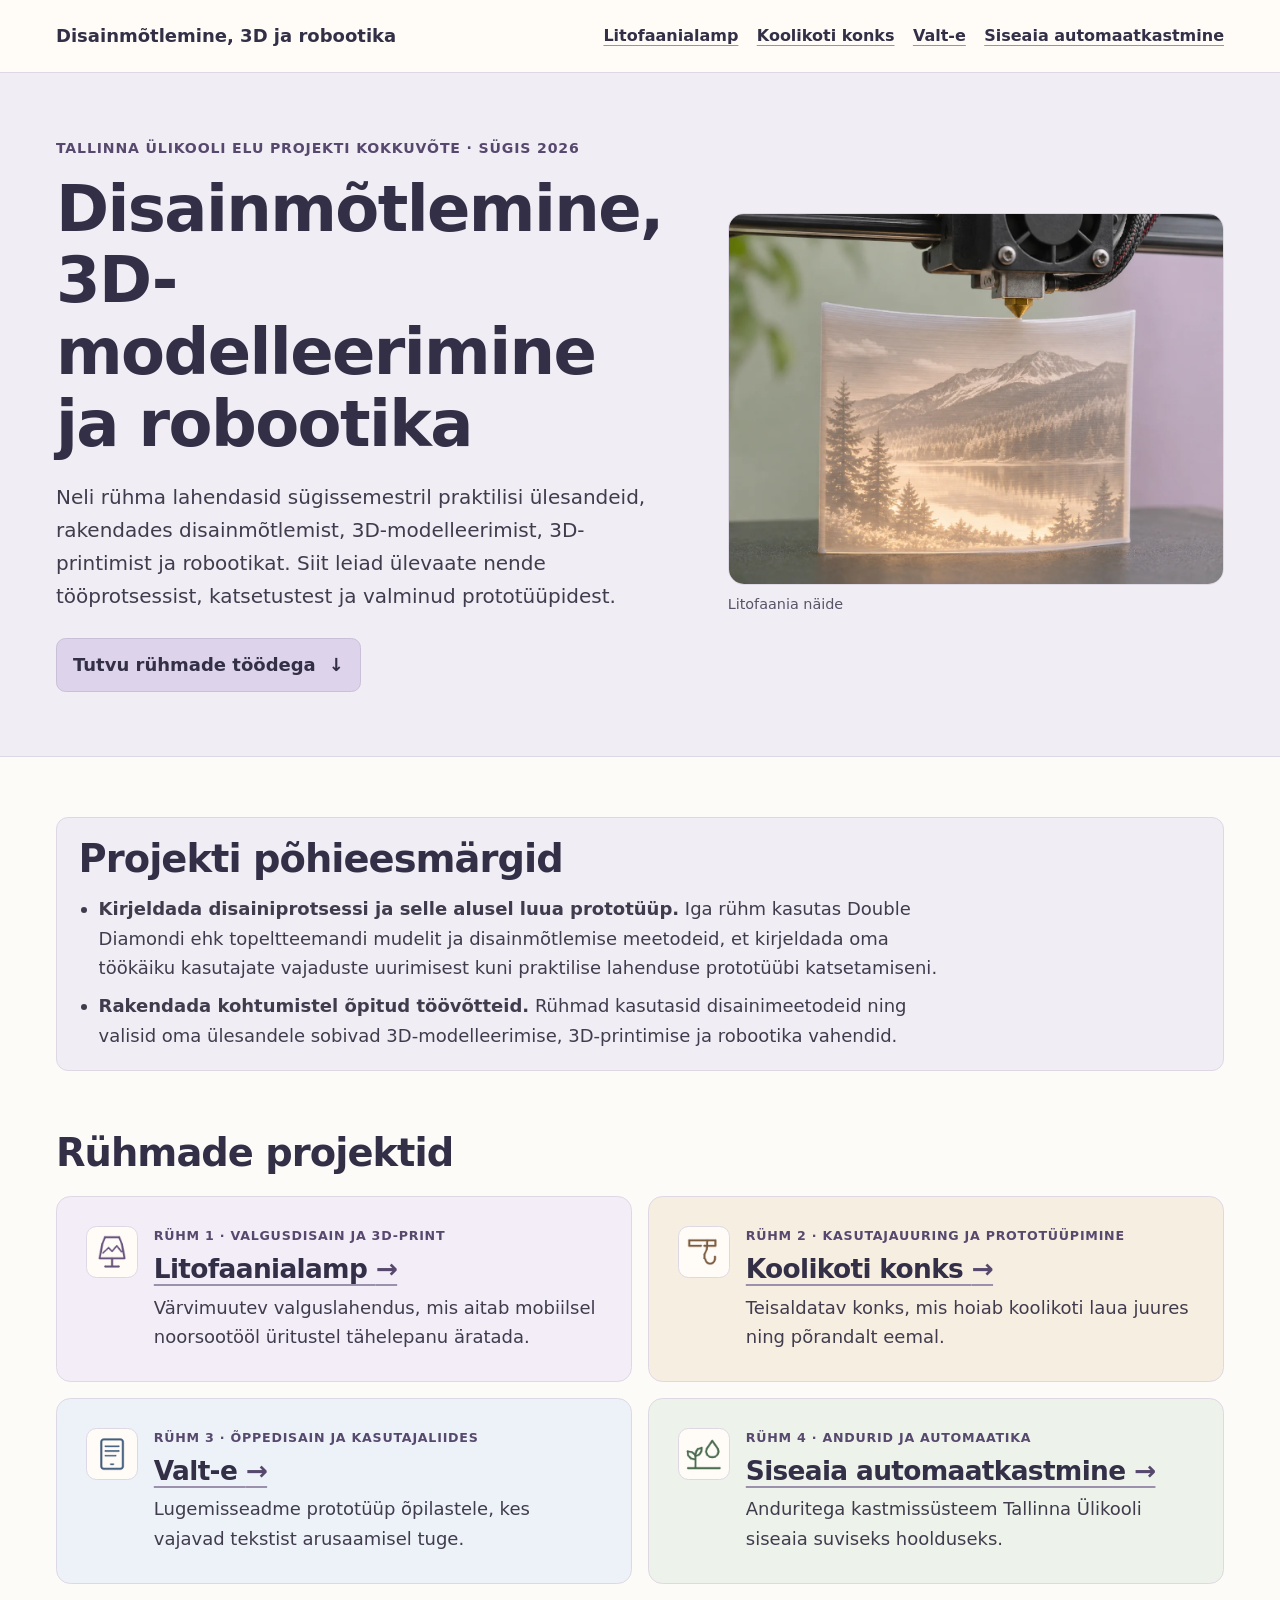
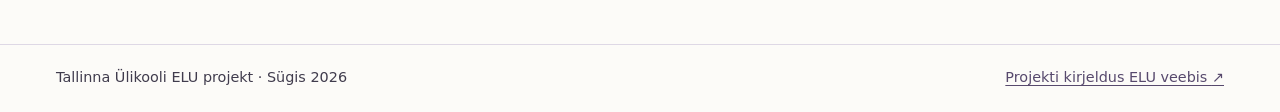
<file: docs/index.html>
<!doctype html>
<html lang="et">
<head>
  <meta charset="utf-8">
  <meta name="viewport" content="width=device-width, initial-scale=1">
  <meta name="description" content="Tallinna Ülikooli 2026. aasta sügisel toimunud ELU projekti kokkuvõte ja nelja rühma prototüübid.">
  <title>Disainmõtlemine, 3D-modelleerimine ja robootika</title>
  <link rel="stylesheet" href="assets/styles.css">
</head>
<body>
  <a class="skip-link" href="#sisu">Liigu sisu juurde</a>
  <header class="site-header">
    <div class="wrap header-inner">
      <a class="site-name" href="index.html">Disainmõtlemine, 3D ja robootika</a>
      <nav class="site-nav" aria-label="Rühmade projektid">
        <ul>
          <li><a href="litofaanialamp.html">Litofaanialamp</a></li>
          <li><a href="koolikoti-konks.html">Koolikoti konks</a></li>
          <li><a href="valt-e.html">Valt-e</a></li>
          <li><a href="automaatkastmine.html">Siseaia automaatkastmine</a></li>
        </ul>
      </nav>
    </div>
  </header>
  <main id="sisu">
    <section class="hero" aria-labelledby="avalehe-pealkiri">
      <div class="wrap hero-grid">
        <div class="hero-copy">
          <p class="eyebrow">Tallinna Ülikooli ELU projekti kokkuvõte · Sügis 2026</p>
          <h1 id="avalehe-pealkiri">Disainmõtlemine, 3D-modelleerimine ja robootika</h1>
          <p>Neli rühma lahendasid sügissemestril praktilisi ülesandeid, rakendades disainmõtlemist, 3D-modelleerimist, 3D-printimist ja robootikat. Siit leiad ülevaate nende tööprotsessist, katsetustest ja valminud prototüüpidest.</p>
          <a class="button" href="#ruhmad">Tutvu rühmade töödega <span aria-hidden="true">↓</span></a>
        </div>
        <figure class="hero-figure">
          <img class="hero-image" src="assets/litofaania-print.webp" width="1200" height="900" alt="3D-printer prindib heledat litofaaniapaneeli. Tagantvalgus toob esile järve ja mägede kujutise.">
          <figcaption>Litofaania näide</figcaption>
        </figure>
      </div>
    </section>
    <section class="wrap project-goals design-summary" aria-labelledby="eesmargid">
      <h2 id="eesmargid">Projekti põhieesmärgid</h2>
      <ul>
        <li><strong>Kirjeldada disainiprotsessi ja selle alusel luua prototüüp.</strong> Iga rühm kasutas Double Diamondi ehk topeltteemandi mudelit ja disainmõtlemise meetodeid, et kirjeldada oma töökäiku kasutajate vajaduste uurimisest kuni praktilise lahenduse prototüübi katsetamiseni.</li>
        <li><strong>Rakendada kohtumistel õpitud töövõtteid.</strong> Rühmad kasutasid disainimeetodeid ning valisid oma ülesandele sobivad 3D-modelleerimise, 3D-printimise ja robootika vahendid.</li>
      </ul>
    </section>
    <section class="projects" id="ruhmad" aria-labelledby="ruhmade-pealkiri">
      <div class="wrap">
        <h2 id="ruhmade-pealkiri">Rühmade projektid</h2>
        <ul class="project-grid">
          <li class="project-card card-lamp">
            <img class="project-icon" src="assets/icon-lamp.png" width="128" height="128" alt="">
            <p class="eyebrow">Rühm 1 · Valgusdisain ja 3D-print</p>
            <h3><a href="litofaanialamp.html">Litofaanialamp <span aria-hidden="true">→</span></a></h3>
            <p>Värvimuutev valguslahendus, mis aitab mobiilsel noorsootööl üritustel tähelepanu äratada.</p>
          </li>
          <li class="project-card card-hook">
            <img class="project-icon" src="assets/icon-hook.png" width="128" height="128" alt="">
            <p class="eyebrow">Rühm 2 · Kasutajauuring ja prototüüpimine</p>
            <h3><a href="koolikoti-konks.html">Koolikoti konks <span aria-hidden="true">→</span></a></h3>
            <p>Teisaldatav konks, mis hoiab koolikoti laua juures ning põrandalt eemal.</p>
          </li>
          <li class="project-card card-reader">
            <img class="project-icon" src="assets/icon-reader.png" width="128" height="128" alt="">
            <p class="eyebrow">Rühm 3 · Õppedisain ja kasutajaliides</p>
            <h3><a href="valt-e.html">Valt-e <span aria-hidden="true">→</span></a></h3>
            <p>Lugemisseadme prototüüp õpilastele, kes vajavad tekstist arusaamisel tuge.</p>
          </li>
          <li class="project-card card-water">
            <img class="project-icon" src="assets/icon-water.png" width="128" height="128" alt="">
            <p class="eyebrow">Rühm 4 · Andurid ja automaatika</p>
            <h3><a href="automaatkastmine.html">Siseaia automaatkastmine <span aria-hidden="true">→</span></a></h3>
            <p>Anduritega kastmissüsteem Tallinna Ülikooli siseaia suviseks hoolduseks.</p>
          </li>
        </ul>
      </div>
    </section>
  </main>
  <footer class="site-footer">
    <div class="wrap footer-inner">
      <p>Tallinna Ülikooli ELU projekt · Sügis 2026</p>
      <a href="https://elu.tlu.ee/et/projektid/disainmotlemine-3d-modelleerimine-ja-robootika-0">Projekti kirjeldus ELU veebis <span aria-hidden="true">↗</span></a>
    </div>
  </footer>
</body>
</html>
</file>
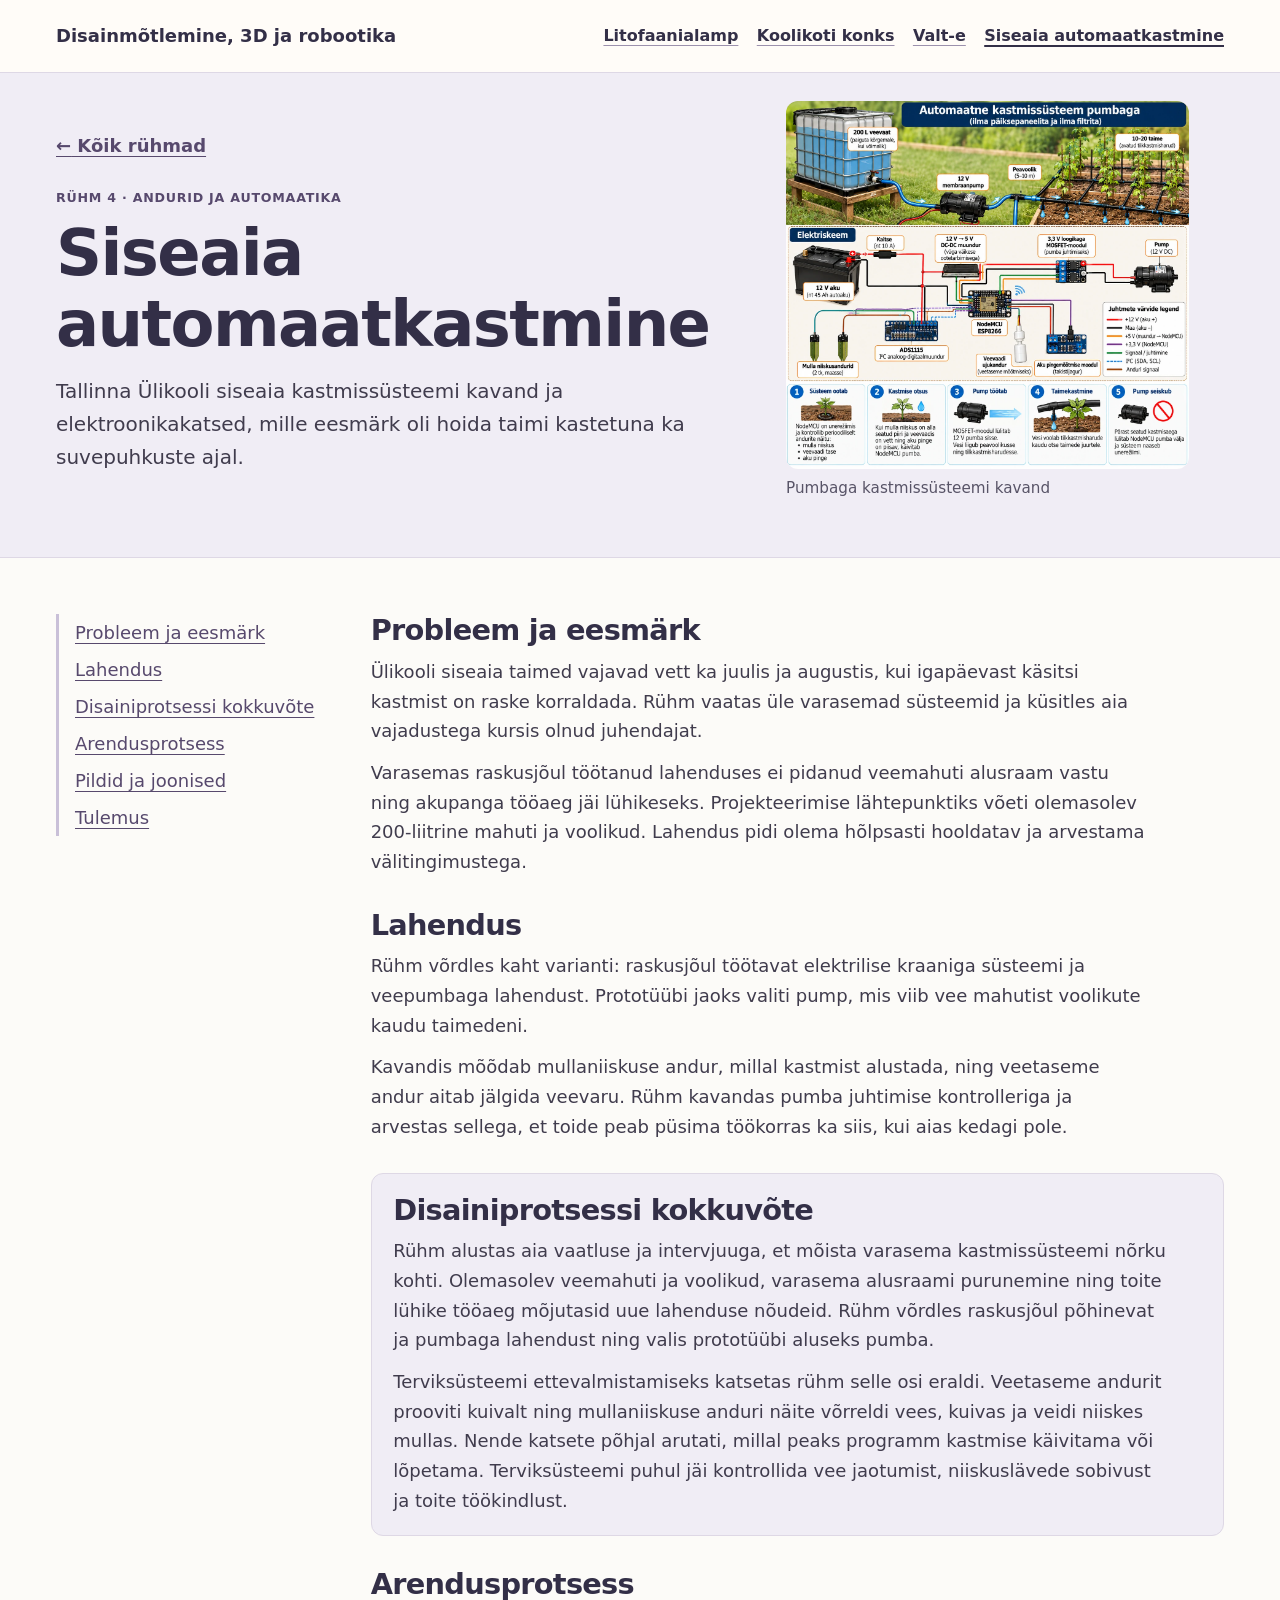
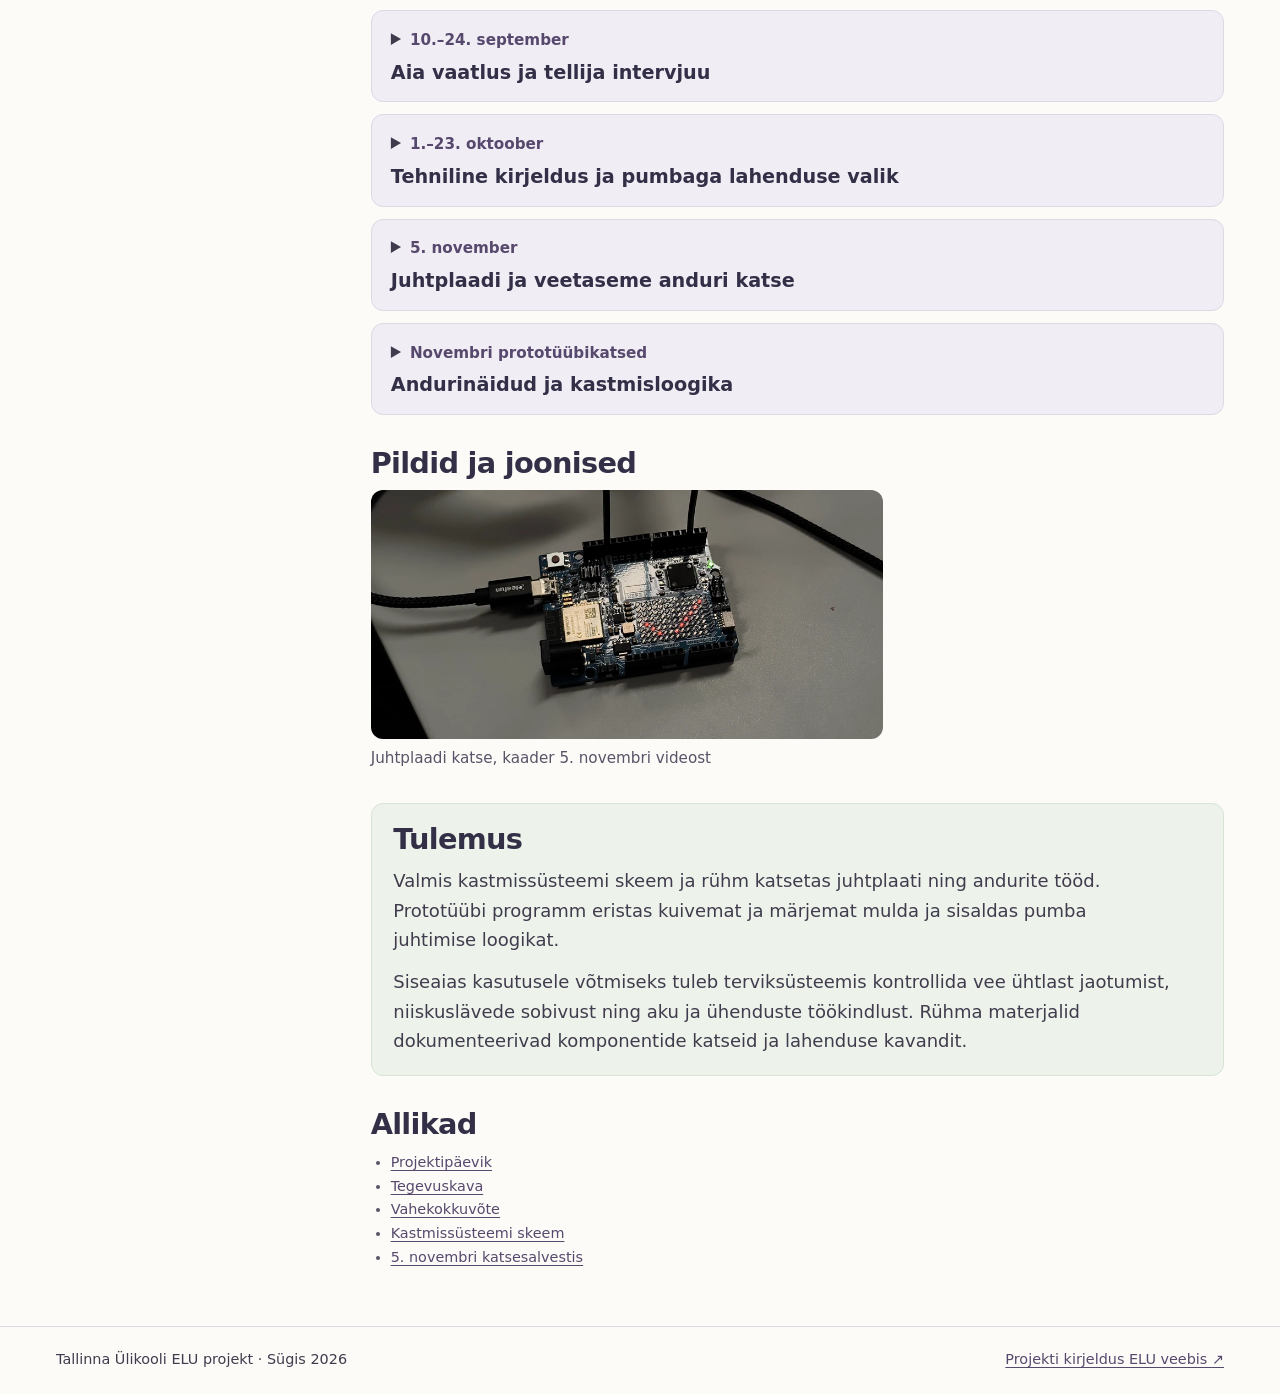
<file: docs/automaatkastmine.html>
<!doctype html>
<html lang="et">
<head>
  <meta charset="utf-8">
  <meta name="viewport" content="width=device-width, initial-scale=1">
  <meta name="description" content="Tallinna Ülikooli siseaia kastmissüsteemi kavand ja elektroonikakatsed, mille eesmärk oli hoida taimi kastetuna ka suvepuhkuste ajal.">
  <title>Siseaia automaatkastmine | Disainmõtlemine, 3D ja robootika</title>
  <link rel="stylesheet" href="assets/styles.css">
  <script src="assets/gallery.js" defer></script>
</head>
<body>
  <a class="skip-link" href="#sisu">Liigu sisu juurde</a>
  <header class="site-header">
    <div class="wrap header-inner">
      <a class="site-name" href="index.html">Disainmõtlemine, 3D ja robootika</a>
      <nav class="site-nav" aria-label="Rühmade projektid">
        <ul>
          <li><a href="litofaanialamp.html">Litofaanialamp</a></li>
          <li><a href="koolikoti-konks.html">Koolikoti konks</a></li>
          <li><a href="valt-e.html">Valt-e</a></li>
          <li><a href="automaatkastmine.html" aria-current="page">Siseaia automaatkastmine</a></li>
        </ul>
      </nav>
    </div>
  </header>
  <main id="sisu">
    <section class="detail-hero" aria-labelledby="ruhma-pealkiri">
      <div class="wrap detail-hero-grid">
        <div>
          <a class="back-link" href="index.html#ruhmad"><span aria-hidden="true">←</span> Kõik rühmad</a>
          <p class="eyebrow">Rühm 4 · Andurid ja automaatika</p>
          <h1 id="ruhma-pealkiri">Siseaia automaatkastmine</h1>
          <p class="detail-summary">Tallinna Ülikooli siseaia kastmissüsteemi kavand ja elektroonikakatsed, mille eesmärk oli hoida taimi kastetuna ka suvepuhkuste ajal.</p>
        </div>
        <figure class="group-figure group-figure-featured">
          <a href="assets/prototuubid/kastmine-skeem.webp" class="photo-link" aria-label="Vaata suuremalt. Pumbaga kastmissüsteemi kavand">
            <img src="assets/prototuubid/kastmine-skeem.webp" width="1312" height="1199" alt="Skeem veemahuti, pumba, voolikute, juhtplaadi ja andurite seostest." decoding="async">
          </a>
          <figcaption>Pumbaga kastmissüsteemi kavand</figcaption>
        </figure>
      </div>
    </section>
    <div class="wrap detail-layout">
      <nav class="section-nav" aria-label="Selle lehe jaotised">
        <ul>
          <li><a href="#probleem">Probleem ja eesmärk</a></li>
          <li><a href="#lahendus">Lahendus</a></li>
          <li><a href="#disainiprotsess">Disainiprotsessi kokkuvõte</a></li>
          <li><a href="#protsess">Arendusprotsess</a></li>
          <li><a href="#pildid">Pildid ja joonised</a></li>
          <li><a href="#tulemus">Tulemus</a></li>
        </ul>
      </nav>
      <div class="detail-content">
        <section id="probleem">
          <h2>Probleem ja eesmärk</h2>
          <p>Ülikooli siseaia taimed vajavad vett ka juulis ja augustis, kui igapäevast käsitsi kastmist on raske korraldada. Rühm vaatas üle varasemad süsteemid ja küsitles aia vajadustega kursis olnud juhendajat.</p>
          <p>Varasemas raskusjõul töötanud lahenduses ei pidanud veemahuti alusraam vastu ning akupanga tööaeg jäi lühikeseks. Projekteerimise lähtepunktiks võeti olemasolev 200-liitrine mahuti ja voolikud. Lahendus pidi olema hõlpsasti hooldatav ja arvestama välitingimustega.</p>
        </section>
        <section id="lahendus">
          <h2>Lahendus</h2>
          <p>Rühm võrdles kaht varianti: raskusjõul töötavat elektrilise kraaniga süsteemi ja veepumbaga lahendust. Prototüübi jaoks valiti pump, mis viib vee mahutist voolikute kaudu taimedeni.</p>
          <p>Kavandis mõõdab mullaniiskuse andur, millal kastmist alustada, ning veetaseme andur aitab jälgida veevaru. Rühm kavandas pumba juhtimise kontrolleriga ja arvestas sellega, et toide peab püsima töökorras ka siis, kui aias kedagi pole.</p>
        </section>
        <section id="disainiprotsess" class="design-summary">
          <h2>Disainiprotsessi kokkuvõte</h2>
          <p>Rühm alustas aia vaatluse ja intervjuuga, et mõista varasema kastmissüsteemi nõrku kohti. Olemasolev veemahuti ja voolikud, varasema alusraami purunemine ning toite lühike tööaeg mõjutasid uue lahenduse nõudeid. Rühm võrdles raskusjõul põhinevat ja pumbaga lahendust ning valis prototüübi aluseks pumba.</p>
          <p>Terviksüsteemi ettevalmistamiseks katsetas rühm selle osi eraldi. Veetaseme andurit prooviti kuivalt ning mullaniiskuse anduri näite võrreldi vees, kuivas ja veidi niiskes mullas. Nende katsete põhjal arutati, millal peaks programm kastmise käivitama või lõpetama. Terviksüsteemi puhul jäi kontrollida vee jaotumist, niiskuslävede sobivust ja toite töökindlust.</p>
        </section>
        <section id="protsess">
          <h2>Arendusprotsess</h2>
          <ol class="timeline">
            <li>
              <details name="arendusprotsess">
                <summary>
                  <span class="timeline-date">10.–24. september</span>
                  <span class="timeline-title">Aia vaatlus ja tellija intervjuu</span>
                </summary>
                <p>10. septembril tutvus rühm siseaia ja varasemate katsetega. 17. septembri intervjuus täpsustati olemasolevaid vahendeid ja varasemate lahenduste kitsaskohti. Kuu lõpus koondati sisend kasutajauuringusse ja nõuetesse.</p>
              </details>
            </li>
            <li>
              <details name="arendusprotsess">
                <summary>
                  <span class="timeline-date">1.–23. oktoober</span>
                  <span class="timeline-title">Tehniline kirjeldus ja pumbaga lahenduse valik</span>
                </summary>
                <p>Oktoobri alguses tutvuti Arduino keskkonnas juhtplaadi programmeerimisega. Rühm võrdles elektrilist kraani ja pumpa, valis pumbaga suuna ning koostas andurite, juhtplaadi, toite ja ühenduste loendi. Lahenduse kavandit tutvustati vahenädalal.</p>
              </details>
            </li>
            <li>
              <details name="arendusprotsess">
                <summary>
                  <span class="timeline-date">5. november</span>
                  <span class="timeline-title">Juhtplaadi ja veetaseme anduri katse</span>
                </summary>
                <p>Rühm proovis Arduino juhtplaati ning kontrollis kuivas katses veetaseme anduri kontakti tööd. 5. novembri katsesalvestis näitab juhtplaadi ja anduri ühendust töölaual.</p>
              </details>
            </li>
            <li>
              <details name="arendusprotsess">
                <summary>
                  <span class="timeline-date">Novembri prototüübikatsed</span>
                  <span class="timeline-title">Andurinäidud ja kastmisloogika</span>
                </summary>
                <p>Päevikus on kirjas mullaniiskuse anduri võrdluskatsed vees, kuivas mullas ja veidi niiskes mullas. Rühm kasutas mõõtmisi läviväärtuste arutamiseks ning proovis programmis ajastatud väljundit ja niiskuse põhjal pumba juhtimist.</p>
              </details>
            </li>
          </ol>
        </section>
        <section id="pildid">
          <h2>Pildid ja joonised</h2>
          <div class="group-gallery">
          <figure class="group-figure">
            <a href="assets/prototuubid/kastmine-juhtplaadi-katse.webp" class="photo-link" aria-label="Vaata suuremalt. Juhtplaadi katse, kaader 5. novembri videost">
              <img src="assets/prototuubid/kastmine-juhtplaadi-katse.webp" width="930" height="453" alt="Juhtplaat koos kaablitega katse käigus töölaual." loading="lazy" decoding="async">
            </a>
            <figcaption>Juhtplaadi katse, kaader 5. novembri videost</figcaption>
          </figure>
          </div>
        </section>
        <section id="tulemus" class="result">
          <h2>Tulemus</h2>
          <p>Valmis kastmissüsteemi skeem ja rühm katsetas juhtplaati ning andurite tööd. Prototüübi programm eristas kuivemat ja märjemat mulda ja sisaldas pumba juhtimise loogikat.</p>
          <p>Siseaias kasutusele võtmiseks tuleb terviksüsteemis kontrollida vee ühtlast jaotumist, niiskuslävede sobivust ning aku ja ühenduste töökindlust. Rühma materjalid dokumenteerivad komponentide katseid ja lahenduse kavandit.</p>
        </section>
        <section class="source" aria-labelledby="allikad">
          <h2 id="allikad">Allikad</h2>
          <ul>
            <li><a href="https://docs.google.com/document/d/1IgsDj7BjU1f3BHAniaNuHcWrW17VjOsSlmildSYwNrQ/edit" target="_blank" rel="noopener">Projektipäevik</a></li>
            <li><a href="https://docs.google.com/document/d/1Qw_ssrA008f_jDZiaMZRMH5YlaE6V_tV/edit" target="_blank" rel="noopener">Tegevuskava</a></li>
            <li><a href="https://docs.google.com/document/d/1GCcJqH9ZBr3ixnv84lCwahMCp6xeGkEg/edit" target="_blank" rel="noopener">Vahekokkuvõte</a></li>
            <li><a href="https://drive.google.com/file/d/1kxW65GIXFU1mgTD1P7cvo9W55Rlw5M4L/view" target="_blank" rel="noopener">Kastmissüsteemi skeem</a></li>
            <li><a href="https://drive.google.com/file/d/1Em21VraE3m7wNzfNQ-EKnvPeX5gY_-ry/view" target="_blank" rel="noopener">5. novembri katsesalvestis</a></li>
          </ul>
        </section>
      </div>
    </div>
  </main>
  <footer class="site-footer">
    <div class="wrap footer-inner">
      <p>Tallinna Ülikooli ELU projekt · Sügis 2026</p>
      <a href="https://elu.tlu.ee/et/projektid/disainmotlemine-3d-modelleerimine-ja-robootika-0">Projekti kirjeldus ELU veebis <span aria-hidden="true">↗</span></a>
    </div>
  </footer>
  <dialog class="photo-dialog" aria-labelledby="pildi-pealkiri">
    <form method="dialog">
      <button type="submit">Sulge</button>
    </form>
    <div class="photo-frame"></div>
    <p id="pildi-pealkiri">Suurendatud pilt</p>
  </dialog>
</body>
</html>
</file>
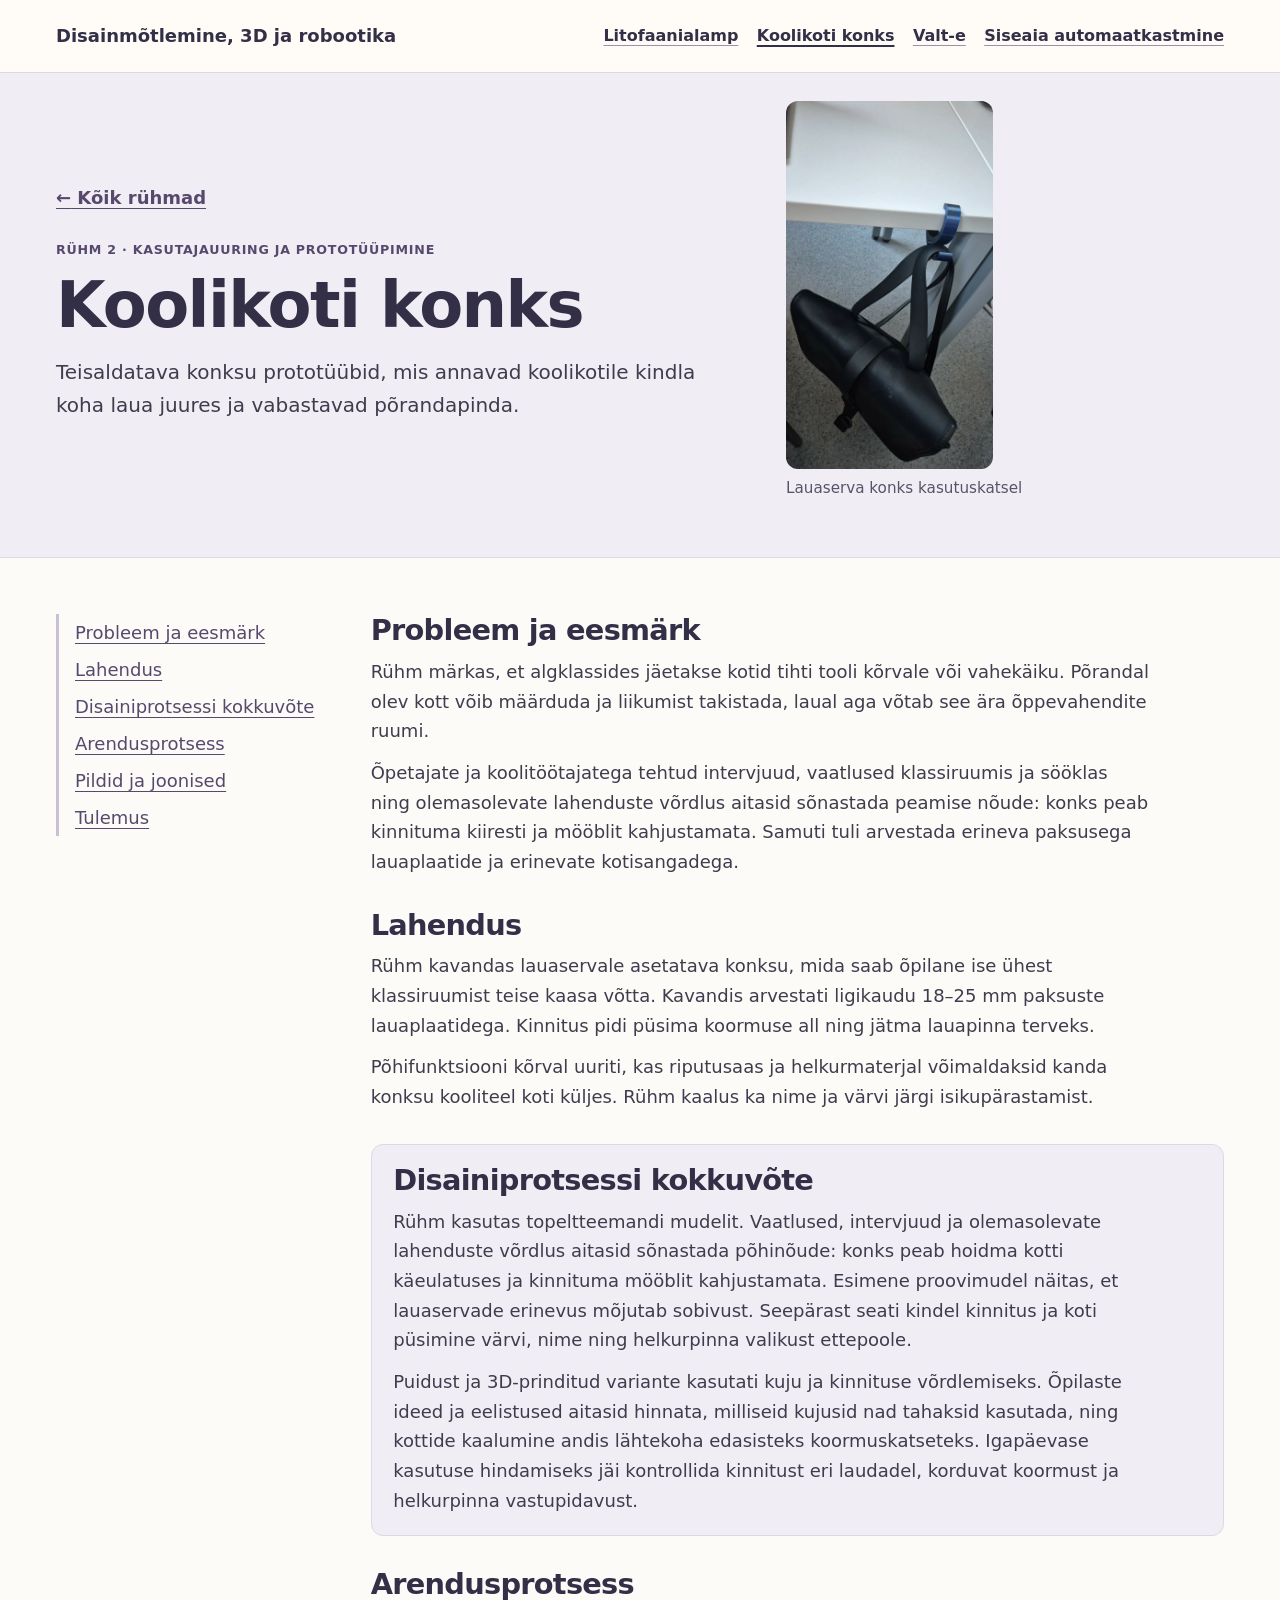
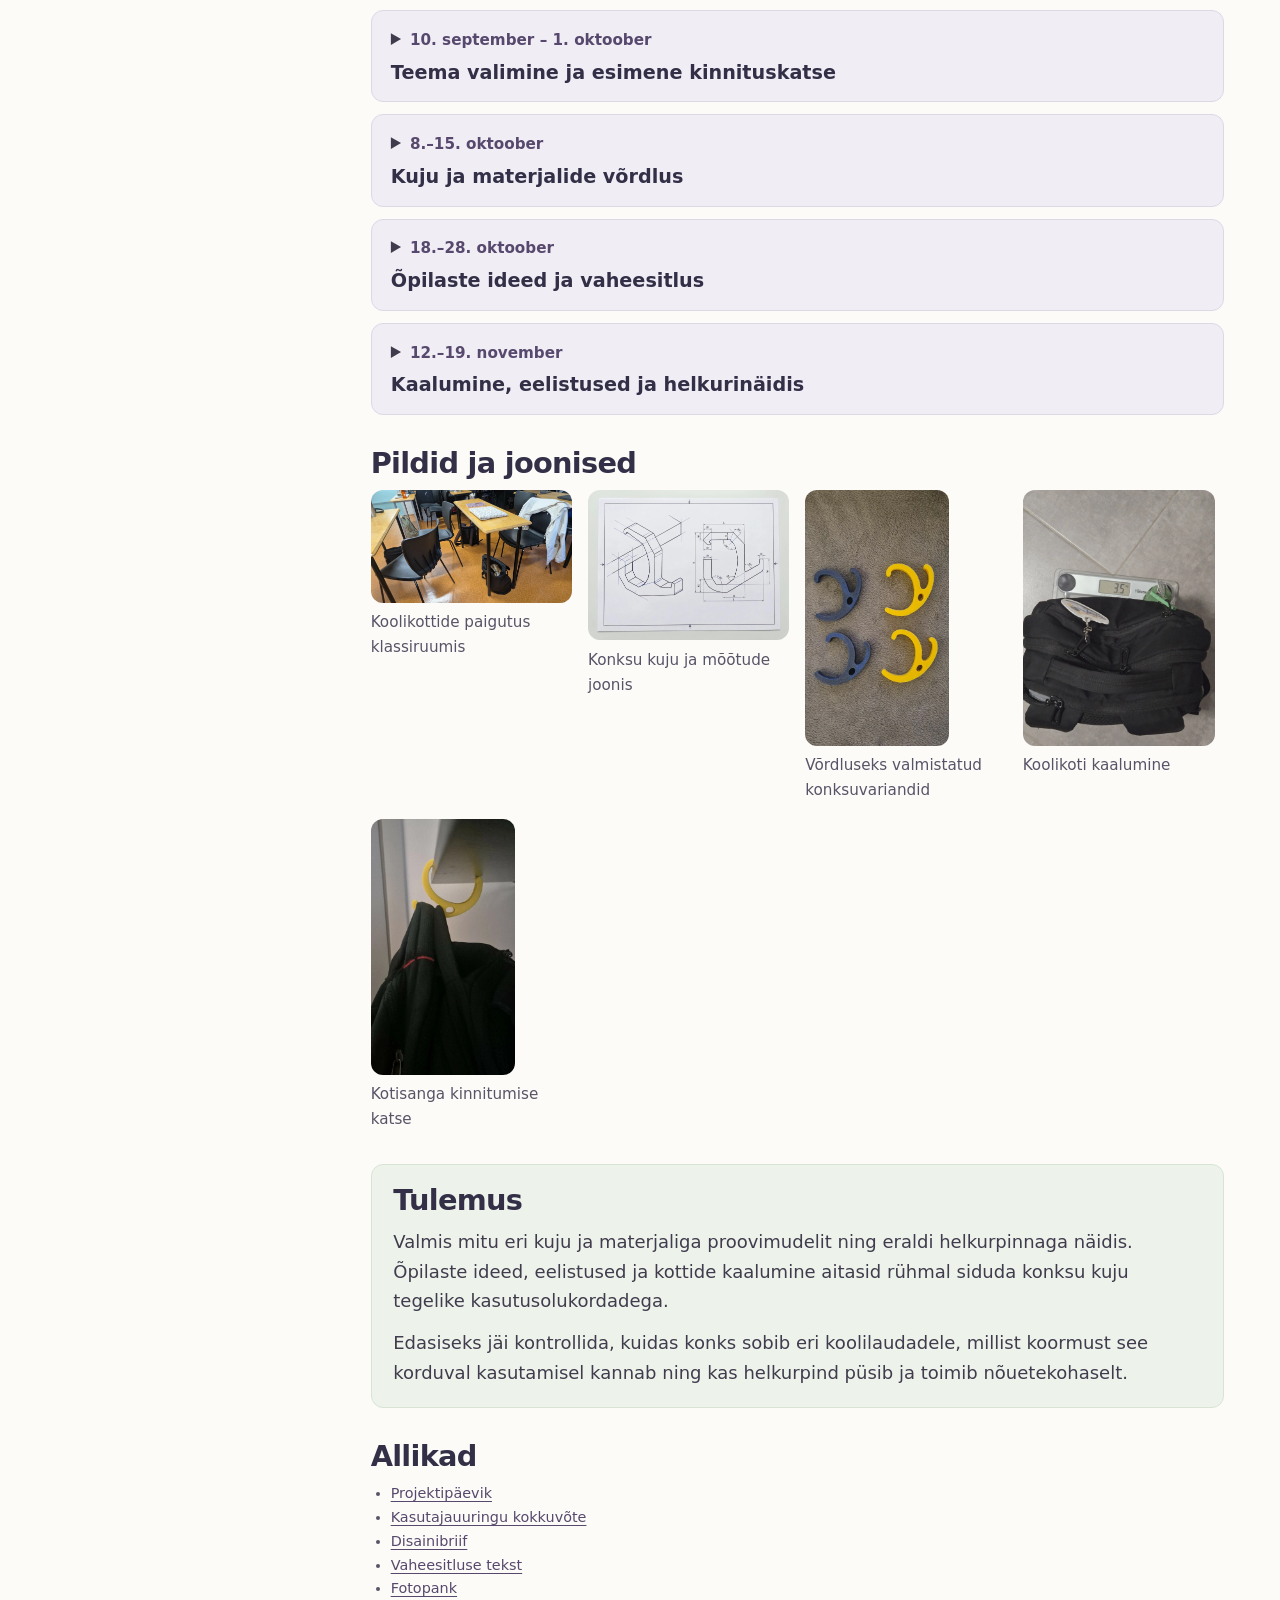
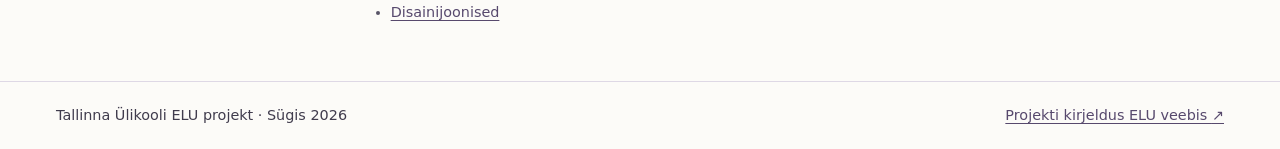
<file: docs/koolikoti-konks.html>
<!doctype html>
<html lang="et">
<head>
  <meta charset="utf-8">
  <meta name="viewport" content="width=device-width, initial-scale=1">
  <meta name="description" content="Teisaldatava konksu prototüübid, mis annavad koolikotile kindla koha laua juures ja vabastavad põrandapinda.">
  <title>Koolikoti konks | Disainmõtlemine, 3D ja robootika</title>
  <link rel="stylesheet" href="assets/styles.css">
  <script src="assets/gallery.js" defer></script>
</head>
<body>
  <a class="skip-link" href="#sisu">Liigu sisu juurde</a>
  <header class="site-header">
    <div class="wrap header-inner">
      <a class="site-name" href="index.html">Disainmõtlemine, 3D ja robootika</a>
      <nav class="site-nav" aria-label="Rühmade projektid">
        <ul>
          <li><a href="litofaanialamp.html">Litofaanialamp</a></li>
          <li><a href="koolikoti-konks.html" aria-current="page">Koolikoti konks</a></li>
          <li><a href="valt-e.html">Valt-e</a></li>
          <li><a href="automaatkastmine.html">Siseaia automaatkastmine</a></li>
        </ul>
      </nav>
    </div>
  </header>
  <main id="sisu">
    <section class="detail-hero" aria-labelledby="ruhma-pealkiri">
      <div class="wrap detail-hero-grid">
        <div>
          <a class="back-link" href="index.html#ruhmad"><span aria-hidden="true">←</span> Kõik rühmad</a>
          <p class="eyebrow">Rühm 2 · Kasutajauuring ja prototüüpimine</p>
          <h1 id="ruhma-pealkiri">Koolikoti konks</h1>
          <p class="detail-summary">Teisaldatava konksu prototüübid, mis annavad koolikotile kindla koha laua juures ja vabastavad põrandapinda.</p>
        </div>
        <figure class="group-figure group-figure-featured">
          <a href="assets/prototuubid/konks-lauaserval.webp" class="photo-link" aria-label="Vaata suuremalt. Lauaserva konks kasutuskatsel">
            <img src="assets/prototuubid/konks-lauaserval.webp" width="900" height="1600" alt="Kott ripub sinise konksuga lauaserva küljes." decoding="async">
          </a>
          <figcaption>Lauaserva konks kasutuskatsel</figcaption>
        </figure>
      </div>
    </section>
    <div class="wrap detail-layout">
      <nav class="section-nav" aria-label="Selle lehe jaotised">
        <ul>
          <li><a href="#probleem">Probleem ja eesmärk</a></li>
          <li><a href="#lahendus">Lahendus</a></li>
          <li><a href="#disainiprotsess">Disainiprotsessi kokkuvõte</a></li>
          <li><a href="#protsess">Arendusprotsess</a></li>
          <li><a href="#pildid">Pildid ja joonised</a></li>
          <li><a href="#tulemus">Tulemus</a></li>
        </ul>
      </nav>
      <div class="detail-content">
        <section id="probleem">
          <h2>Probleem ja eesmärk</h2>
          <p>Rühm märkas, et algklassides jäetakse kotid tihti tooli kõrvale või vahekäiku. Põrandal olev kott võib määrduda ja liikumist takistada, laual aga võtab see ära õppevahendite ruumi.</p>
          <p>Õpetajate ja koolitöötajatega tehtud intervjuud, vaatlused klassiruumis ja sööklas ning olemasolevate lahenduste võrdlus aitasid sõnastada peamise nõude: konks peab kinnituma kiiresti ja mööblit kahjustamata. Samuti tuli arvestada erineva paksusega lauaplaatide ja erinevate kotisangadega.</p>
        </section>
        <section id="lahendus">
          <h2>Lahendus</h2>
          <p>Rühm kavandas lauaservale asetatava konksu, mida saab õpilane ise ühest klassiruumist teise kaasa võtta. Kavandis arvestati ligikaudu 18–25 mm paksuste lauaplaatidega. Kinnitus pidi püsima koormuse all ning jätma lauapinna terveks.</p>
          <p>Põhifunktsiooni kõrval uuriti, kas riputusaas ja helkurmaterjal võimaldaksid kanda konksu kooliteel koti küljes. Rühm kaalus ka nime ja värvi järgi isikupärastamist.</p>
        </section>
        <section id="disainiprotsess" class="design-summary">
          <h2>Disainiprotsessi kokkuvõte</h2>
          <p>Rühm kasutas topeltteemandi mudelit. Vaatlused, intervjuud ja olemasolevate lahenduste võrdlus aitasid sõnastada põhinõude: konks peab hoidma kotti käeulatuses ja kinnituma mööblit kahjustamata. Esimene proovimudel näitas, et lauaservade erinevus mõjutab sobivust. Seepärast seati kindel kinnitus ja koti püsimine värvi, nime ning helkurpinna valikust ettepoole.</p>
          <p>Puidust ja 3D-prinditud variante kasutati kuju ja kinnituse võrdlemiseks. Õpilaste ideed ja eelistused aitasid hinnata, milliseid kujusid nad tahaksid kasutada, ning kottide kaalumine andis lähtekoha edasisteks koormuskatseteks. Igapäevase kasutuse hindamiseks jäi kontrollida kinnitust eri laudadel, korduvat koormust ja helkurpinna vastupidavust.</p>
        </section>
        <section id="protsess">
          <h2>Arendusprotsess</h2>
          <ol class="timeline">
            <li>
              <details name="arendusprotsess">
                <summary>
                  <span class="timeline-date">10. september – 1. oktoober</span>
                  <span class="timeline-title">Teema valimine ja esimene kinnituskatse</span>
                </summary>
                <p>Rühm arutas septembris mitut disainiideed ja valis 1. oktoobriks kotikonksu ja helkuri ühise kavandi. Esimene laserlõigatud näidis näitas, et üks kuju ei sobi igale lauale. Paksema lauaplaadi puhul prooviti kinnitust ka tooli seljatoel.</p>
              </details>
            </li>
            <li>
              <details name="arendusprotsess">
                <summary>
                  <span class="timeline-date">8.–15. oktoober</span>
                  <span class="timeline-title">Kuju ja materjalide võrdlus</span>
                </summary>
                <p>Kohandati prototüüpi, katsetati helkurvestist lõigatud riba ja arutati riputusaasa. Prototüübisprindis pöörati tähelepanu kahele põhiküsimusele: kas kott püsib konksu otsas ja kas konks ise püsib lauaserval. Rühm proovis nii puidust kui ka 3D-prinditud mudeleid.</p>
              </details>
            </li>
            <li>
              <details name="arendusprotsess">
                <summary>
                  <span class="timeline-date">18.–28. oktoober</span>
                  <span class="timeline-title">Õpilaste ideed ja vaheesitlus</span>
                </summary>
                <p>Järveküla Koolis pakuti konksule erinevaid kujusid. Rühm valmistas osa neist laserlõikuril proovimudeliteks ning kaalus koolikotte. Päevikus ulatus ühe esialgse kaalumiskatse näit vahemikku 1,6–6 kg. 28. oktoobril esitleti disainiprotsessi vahenädalal.</p>
              </details>
            </li>
            <li>
              <details name="arendusprotsess">
                <summary>
                  <span class="timeline-date">12.–19. november</span>
                  <span class="timeline-title">Kaalumine, eelistused ja helkurinäidis</span>
                </summary>
                <p>Päeviku 12. novembri sissekanne koondab esimese klassi õpilaste koolikottide kaalumise ja tagasiside konksuvariantide kohta. 19. novembriks valmis MDF-plaadist, helkurmaterjalist ja kahepoolsest teibist näidis.</p>
              </details>
            </li>
          </ol>
        </section>
        <section id="pildid">
          <h2>Pildid ja joonised</h2>
          <div class="group-gallery">
          <figure class="group-figure">
            <a href="assets/prototuubid/konks-klassiruum.webp" class="photo-link" aria-label="Vaata suuremalt. Koolikottide paigutus klassiruumis">
              <img src="assets/prototuubid/konks-klassiruum.webp" width="1600" height="900" alt="Koolikotid laudade ja toolide kõrval klassiruumis." loading="lazy" decoding="async">
            </a>
            <figcaption>Koolikottide paigutus klassiruumis</figcaption>
          </figure>
          <figure class="group-figure">
            <a href="assets/prototuubid/konks-joonis.webp" class="photo-link" aria-label="Vaata suuremalt. Konksu kuju ja mõõtude joonis">
              <img src="assets/prototuubid/konks-joonis.webp" width="1600" height="1199" alt="Konksu perspektiiv- ja mõõtjoonis." loading="lazy" decoding="async">
            </a>
            <figcaption>Konksu kuju ja mõõtude joonis</figcaption>
          </figure>
          <figure class="group-figure">
            <a href="assets/prototuubid/konks-variandid.webp" class="photo-link" aria-label="Vaata suuremalt. Võrdluseks valmistatud konksuvariandid">
              <img src="assets/prototuubid/konks-variandid.webp" width="900" height="1600" alt="Neli eri kujuga kollast ja sinist proovikonksu." loading="lazy" decoding="async">
            </a>
            <figcaption>Võrdluseks valmistatud konksuvariandid</figcaption>
          </figure>
          <figure class="group-figure">
            <a href="assets/prototuubid/konks-kaalumine.webp" class="photo-link" aria-label="Vaata suuremalt. Koolikoti kaalumine">
              <img src="assets/prototuubid/konks-kaalumine.webp" width="1200" height="1600" alt="Koolikott kaalul." loading="lazy" decoding="async">
            </a>
            <figcaption>Koolikoti kaalumine</figcaption>
          </figure>
          <figure class="group-figure">
            <a href="assets/prototuubid/konks-kotisang.webp" class="photo-link" aria-label="Vaata suuremalt. Kotisanga kinnitumise katse">
              <img src="assets/prototuubid/konks-kotisang.webp" width="900" height="1600" alt="Kollase proovikonksu ja kotisanga lähivaade." loading="lazy" decoding="async">
            </a>
            <figcaption>Kotisanga kinnitumise katse</figcaption>
          </figure>
          </div>
        </section>
        <section id="tulemus" class="result">
          <h2>Tulemus</h2>
          <p>Valmis mitu eri kuju ja materjaliga proovimudelit ning eraldi helkurpinnaga näidis. Õpilaste ideed, eelistused ja kottide kaalumine aitasid rühmal siduda konksu kuju tegelike kasutusolukordadega.</p>
          <p>Edasiseks jäi kontrollida, kuidas konks sobib eri koolilaudadele, millist koormust see korduval kasutamisel kannab ning kas helkurpind püsib ja toimib nõuetekohaselt.</p>
        </section>
        <section class="source" aria-labelledby="allikad">
          <h2 id="allikad">Allikad</h2>
          <ul>
            <li><a href="https://docs.google.com/document/d/1I9BhtgimQMDMyhTy9-2M6hT96cobb9pauSt6ijAz0cE/edit" target="_blank" rel="noopener">Projektipäevik</a></li>
            <li><a href="https://docs.google.com/document/d/1qqTNeZeC9qurprLwj79_sBCC_aDPOoFM/edit" target="_blank" rel="noopener">Kasutajauuringu kokkuvõte</a></li>
            <li><a href="https://docs.google.com/document/d/1brk6cmnbJk5gkzmQ9wMul-B14VeuqTON/edit" target="_blank" rel="noopener">Disainibriif</a></li>
            <li><a href="https://docs.google.com/document/d/1ipHpKowBVs_4183hx1hl1PK4jAxiUK8B/edit" target="_blank" rel="noopener">Vaheesitluse tekst</a></li>
            <li><a href="https://drive.google.com/drive/folders/1Xjr-TAgngfPu1EEqdiuIBnLv7bmEq1Mg" target="_blank" rel="noopener">Fotopank</a></li>
            <li><a href="https://drive.google.com/drive/folders/1H5zBGkZiGtWxbVpK-1JU6N9vHeHV_oj7" target="_blank" rel="noopener">Disainijoonised</a></li>
          </ul>
        </section>
      </div>
    </div>
  </main>
  <footer class="site-footer">
    <div class="wrap footer-inner">
      <p>Tallinna Ülikooli ELU projekt · Sügis 2026</p>
      <a href="https://elu.tlu.ee/et/projektid/disainmotlemine-3d-modelleerimine-ja-robootika-0">Projekti kirjeldus ELU veebis <span aria-hidden="true">↗</span></a>
    </div>
  </footer>
  <dialog class="photo-dialog" aria-labelledby="pildi-pealkiri">
    <form method="dialog">
      <button type="submit">Sulge</button>
    </form>
    <div class="photo-frame"></div>
    <p id="pildi-pealkiri">Suurendatud pilt</p>
  </dialog>
</body>
</html>
</file>
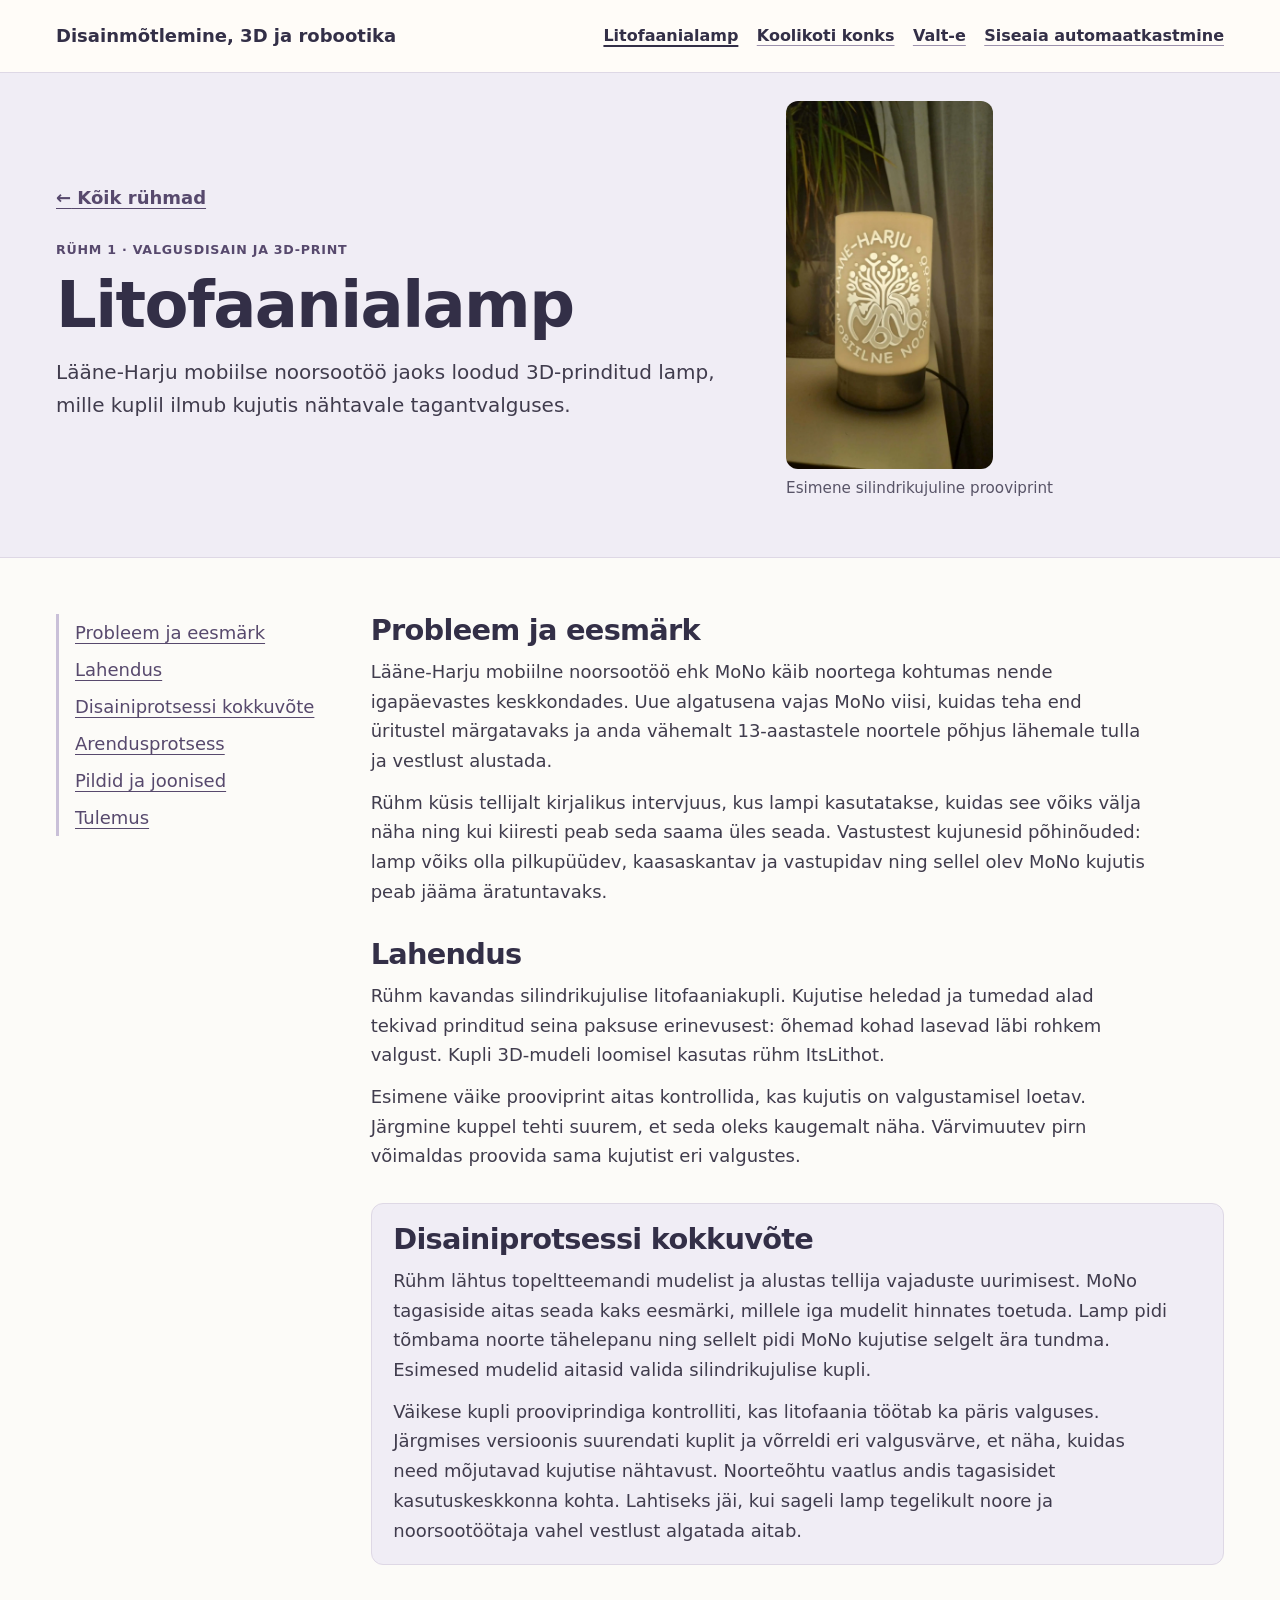
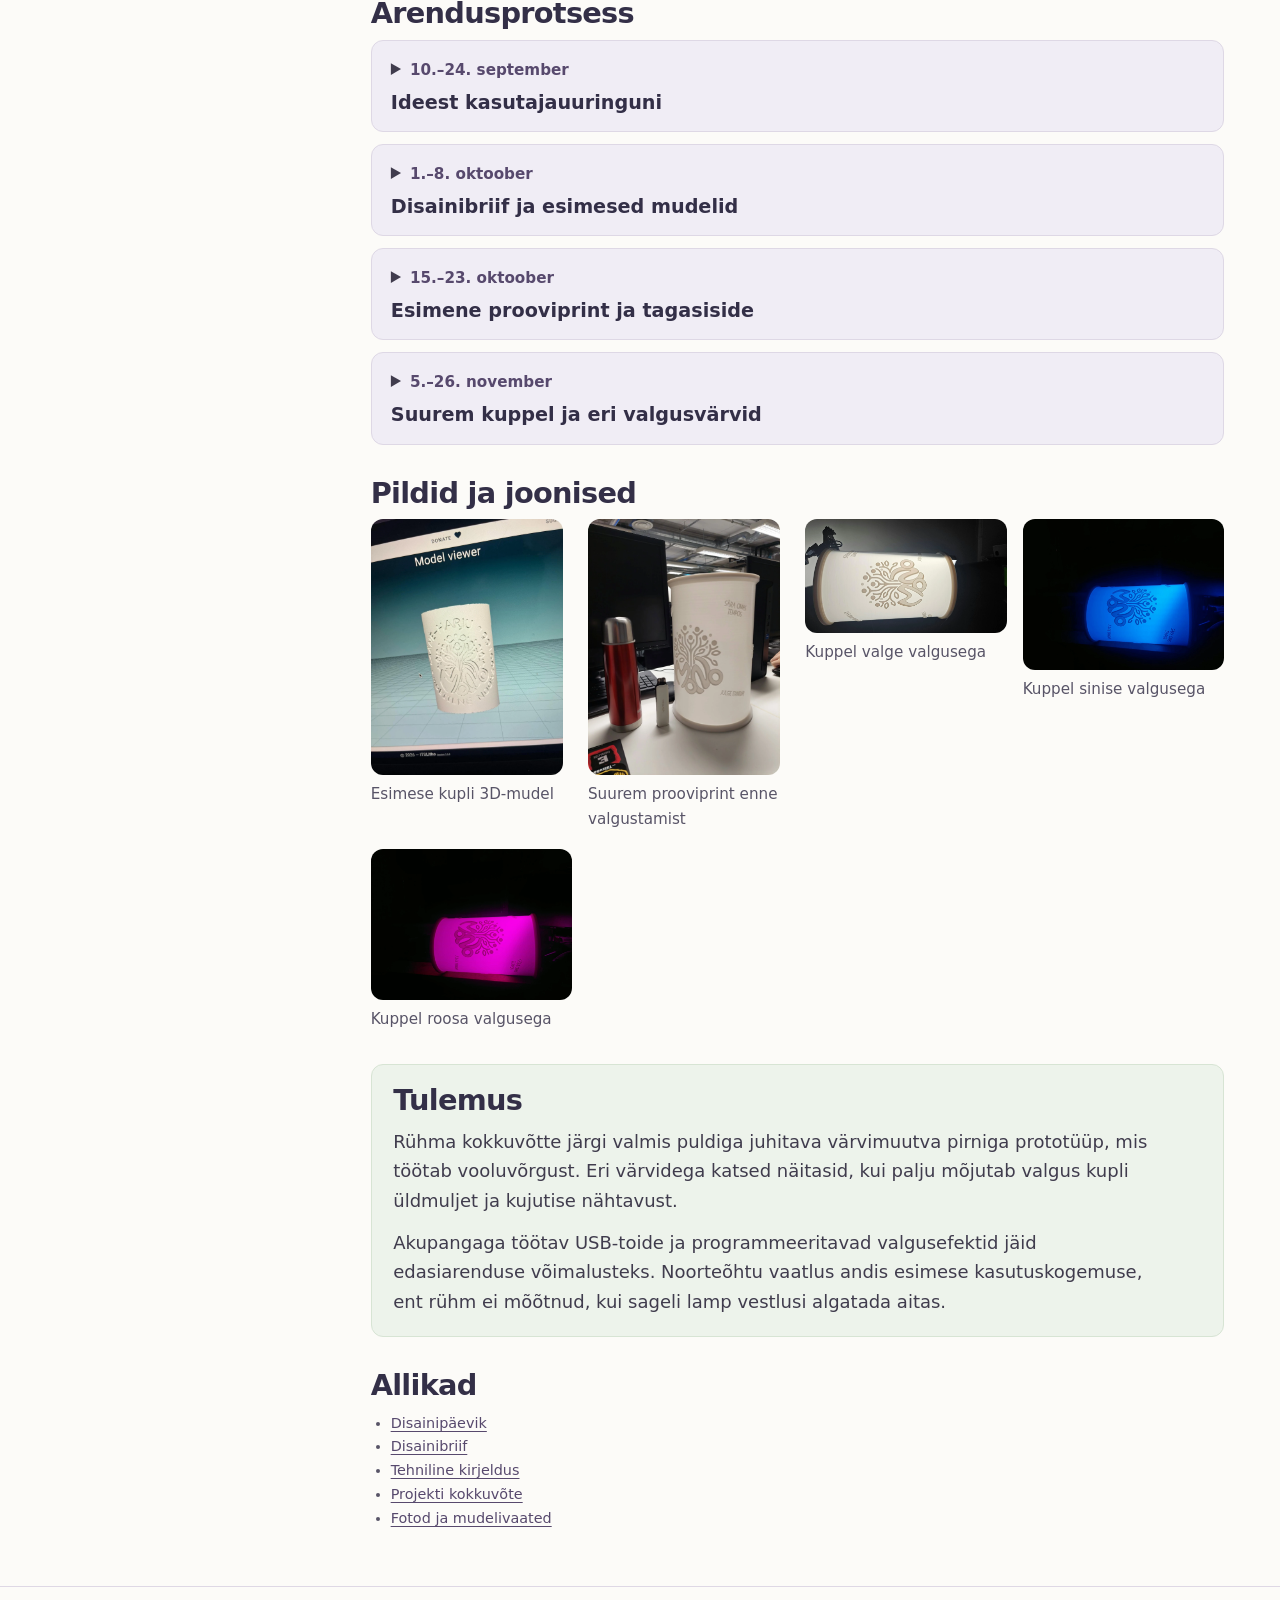
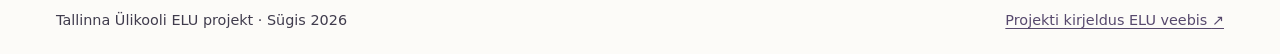
<file: docs/litofaanialamp.html>
<!doctype html>
<html lang="et">
<head>
  <meta charset="utf-8">
  <meta name="viewport" content="width=device-width, initial-scale=1">
  <meta name="description" content="Lääne-Harju mobiilse noorsootöö jaoks loodud 3D-prinditud lamp, mille kuplil ilmub kujutis nähtavale tagantvalguses.">
  <title>Litofaanialamp | Disainmõtlemine, 3D ja robootika</title>
  <link rel="stylesheet" href="assets/styles.css">
  <script src="assets/gallery.js" defer></script>
</head>
<body>
  <a class="skip-link" href="#sisu">Liigu sisu juurde</a>
  <header class="site-header">
    <div class="wrap header-inner">
      <a class="site-name" href="index.html">Disainmõtlemine, 3D ja robootika</a>
      <nav class="site-nav" aria-label="Rühmade projektid">
        <ul>
          <li><a href="litofaanialamp.html" aria-current="page">Litofaanialamp</a></li>
          <li><a href="koolikoti-konks.html">Koolikoti konks</a></li>
          <li><a href="valt-e.html">Valt-e</a></li>
          <li><a href="automaatkastmine.html">Siseaia automaatkastmine</a></li>
        </ul>
      </nav>
    </div>
  </header>
  <main id="sisu">
    <section class="detail-hero" aria-labelledby="ruhma-pealkiri">
      <div class="wrap detail-hero-grid">
        <div>
          <a class="back-link" href="index.html#ruhmad"><span aria-hidden="true">←</span> Kõik rühmad</a>
          <p class="eyebrow">Rühm 1 · Valgusdisain ja 3D-print</p>
          <h1 id="ruhma-pealkiri">Litofaanialamp</h1>
          <p class="detail-summary">Lääne-Harju mobiilse noorsootöö jaoks loodud 3D-prinditud lamp, mille kuplil ilmub kujutis nähtavale tagantvalguses.</p>
        </div>
        <figure class="group-figure group-figure-featured">
          <a href="assets/prototuubid/litofaania-esimene-print.webp" class="photo-link" aria-label="Vaata suuremalt. Esimene silindrikujuline prooviprint">
            <img src="assets/prototuubid/litofaania-esimene-print.webp" width="900" height="1600" alt="Kuldse valgusega silindrikujuline litofaaniaprint." decoding="async">
          </a>
          <figcaption>Esimene silindrikujuline prooviprint</figcaption>
        </figure>
      </div>
    </section>
    <div class="wrap detail-layout">
      <nav class="section-nav" aria-label="Selle lehe jaotised">
        <ul>
          <li><a href="#probleem">Probleem ja eesmärk</a></li>
          <li><a href="#lahendus">Lahendus</a></li>
          <li><a href="#disainiprotsess">Disainiprotsessi kokkuvõte</a></li>
          <li><a href="#protsess">Arendusprotsess</a></li>
          <li><a href="#pildid">Pildid ja joonised</a></li>
          <li><a href="#tulemus">Tulemus</a></li>
        </ul>
      </nav>
      <div class="detail-content">
        <section id="probleem">
          <h2>Probleem ja eesmärk</h2>
          <p>Lääne-Harju mobiilne noorsootöö ehk MoNo käib noortega kohtumas nende igapäevastes keskkondades. Uue algatusena vajas MoNo viisi, kuidas teha end üritustel märgatavaks ja anda vähemalt 13-aastastele noortele põhjus lähemale tulla ja vestlust alustada.</p>
          <p>Rühm küsis tellijalt kirjalikus intervjuus, kus lampi kasutatakse, kuidas see võiks välja näha ning kui kiiresti peab seda saama üles seada. Vastustest kujunesid põhinõuded: lamp võiks olla pilkupüüdev, kaasaskantav ja vastupidav ning sellel olev MoNo kujutis peab jääma äratuntavaks.</p>
        </section>
        <section id="lahendus">
          <h2>Lahendus</h2>
          <p>Rühm kavandas silindrikujulise litofaaniakupli. Kujutise heledad ja tumedad alad tekivad prinditud seina paksuse erinevusest: õhemad kohad lasevad läbi rohkem valgust. Kupli 3D-mudeli loomisel kasutas rühm ItsLithot.</p>
          <p>Esimene väike prooviprint aitas kontrollida, kas kujutis on valgustamisel loetav. Järgmine kuppel tehti suurem, et seda oleks kaugemalt näha. Värvimuutev pirn võimaldas proovida sama kujutist eri valgustes.</p>
        </section>
        <section id="disainiprotsess" class="design-summary">
          <h2>Disainiprotsessi kokkuvõte</h2>
          <p>Rühm lähtus topeltteemandi mudelist ja alustas tellija vajaduste uurimisest. MoNo tagasiside aitas seada kaks eesmärki, millele iga mudelit hinnates toetuda. Lamp pidi tõmbama noorte tähelepanu ning sellelt pidi MoNo kujutise selgelt ära tundma. Esimesed mudelid aitasid valida silindrikujulise kupli.</p>
          <p>Väikese kupli prooviprindiga kontrolliti, kas litofaania töötab ka päris valguses. Järgmises versioonis suurendati kuplit ja võrreldi eri valgusvärve, et näha, kuidas need mõjutavad kujutise nähtavust. Noorteõhtu vaatlus andis tagasisidet kasutuskeskkonna kohta. Lahtiseks jäi, kui sageli lamp tegelikult noore ja noorsootöötaja vahel vestlust algatada aitab.</p>
        </section>
        <section id="protsess">
          <h2>Arendusprotsess</h2>
          <ol class="timeline">
            <li>
              <details name="arendusprotsess">
                <summary>
                  <span class="timeline-date">10.–24. september</span>
                  <span class="timeline-title">Ideest kasutajauuringuni</span>
                </summary>
                <p>Esimesel kohtumisel valiti litofaania idee. Seejärel otsiti sobiv tellija ja koondati MoNo vastused kasutajauuringusse. Rühm kirjeldas kaht esialgset kasutajapersoonat: noort ja noorsootöötajat.</p>
              </details>
            </li>
            <li>
              <details name="arendusprotsess">
                <summary>
                  <span class="timeline-date">1.–8. oktoober</span>
                  <span class="timeline-title">Disainibriif ja esimesed mudelid</span>
                </summary>
                <p>Rühm täpsustas tellijaga disainiootusi, sõnastas nõuded ning kirjeldas tehnilisi valikuid. Esialgsete 3D-mudelitega võrreldi kuju ja kujutise paigutust.</p>
              </details>
            </li>
            <li>
              <details name="arendusprotsess">
                <summary>
                  <span class="timeline-date">15.–23. oktoober</span>
                  <span class="timeline-title">Esimene prooviprint ja tagasiside</span>
                </summary>
                <p>15. oktoobril saadi esimene silindrikujuline print. Seda valgustati olemasoleva lambiga ja võeti kaasa noorteõhtule, kus rühm jälgis noorte huvi. Noortelt eraldi tagasisidet ei kogutud. 23. oktoobril tutvustas rühm tööd vahenädalal.</p>
              </details>
            </li>
            <li>
              <details name="arendusprotsess">
                <summary>
                  <span class="timeline-date">5.–26. november</span>
                  <span class="timeline-title">Suurem kuppel ja eri valgusvärvid</span>
                </summary>
                <p>5. novembril otsustati silindrilise kuju juurde jääda ja teha umbes 25 cm kõrgune kuppel. Novembris valmis teine prooviprint, kus katsetati õhemat seina ning paksemaid kujutise ja teksti alasid. Rühm võrdles valgusvärve ning tegeles kuu lõpus lambi aluse kujundamisega.</p>
              </details>
            </li>
          </ol>
        </section>
        <section id="pildid">
          <h2>Pildid ja joonised</h2>
          <div class="group-gallery">
          <figure class="group-figure">
            <a href="assets/prototuubid/litofaania-mudel.webp" class="photo-link" aria-label="Vaata suuremalt. Esimese kupli 3D-mudel">
              <img src="assets/prototuubid/litofaania-mudel.webp" width="1200" height="1600" alt="Silindrikujuline MoNo litofaania 3D-mudeli eelvaates." loading="lazy" decoding="async">
            </a>
            <figcaption>Esimese kupli 3D-mudel</figcaption>
          </figure>
          <figure class="group-figure">
            <a href="assets/prototuubid/litofaania-suurem-kuppel.webp" class="photo-link" aria-label="Vaata suuremalt. Suurem prooviprint enne valgustamist">
              <img src="assets/prototuubid/litofaania-suurem-kuppel.webp" width="1200" height="1600" alt="Suurem valgustamata kuppel töölaual." loading="lazy" decoding="async">
            </a>
            <figcaption>Suurem prooviprint enne valgustamist</figcaption>
          </figure>
          <figure class="group-figure">
            <a href="assets/prototuubid/litofaania-valge-valgus.webp" class="photo-link" aria-label="Vaata suuremalt. Kuppel valge valgusega">
              <img src="assets/prototuubid/litofaania-valge-valgus.webp" width="1600" height="901" alt="Kupli kujutis valges tagantvalguses." loading="lazy" decoding="async">
            </a>
            <figcaption>Kuppel valge valgusega</figcaption>
          </figure>
          <figure class="group-figure">
            <a href="assets/prototuubid/litofaania-sinine-valgus.webp" class="photo-link" aria-label="Vaata suuremalt. Kuppel sinise valgusega">
              <img src="assets/prototuubid/litofaania-sinine-valgus.webp" width="1600" height="1200" alt="Kupli kujutis sinises tagantvalguses." loading="lazy" decoding="async">
            </a>
            <figcaption>Kuppel sinise valgusega</figcaption>
          </figure>
          <figure class="group-figure">
            <a href="assets/prototuubid/litofaania-roosa-valgus.webp" class="photo-link" aria-label="Vaata suuremalt. Kuppel roosa valgusega">
              <img src="assets/prototuubid/litofaania-roosa-valgus.webp" width="1600" height="1200" alt="Kupli kujutis roosas tagantvalguses." loading="lazy" decoding="async">
            </a>
            <figcaption>Kuppel roosa valgusega</figcaption>
          </figure>
          </div>
        </section>
        <section id="tulemus" class="result">
          <h2>Tulemus</h2>
          <p>Rühma kokkuvõtte järgi valmis puldiga juhitava värvimuutva pirniga prototüüp, mis töötab vooluvõrgust. Eri värvidega katsed näitasid, kui palju mõjutab valgus kupli üldmuljet ja kujutise nähtavust.</p>
          <p>Akupangaga töötav USB-toide ja programmeeritavad valgusefektid jäid edasiarenduse võimalusteks. Noorteõhtu vaatlus andis esimese kasutuskogemuse, ent rühm ei mõõtnud, kui sageli lamp vestlusi algatada aitas.</p>
        </section>
        <section class="source" aria-labelledby="allikad">
          <h2 id="allikad">Allikad</h2>
          <ul>
            <li><a href="https://docs.google.com/document/d/1rirnpc5pFPodeJHgvnOTgajPO0KLOLiSeG3_JeZmYwQ/edit" target="_blank" rel="noopener">Disainipäevik</a></li>
            <li><a href="https://docs.google.com/document/d/1HtpzsJ0L5vtUYG6A8hMurPkvptxloXPd/edit" target="_blank" rel="noopener">Disainibriif</a></li>
            <li><a href="https://docs.google.com/document/d/1h9ElOlG4HDkPmKt8zUAcH0iFbBg1s633/edit" target="_blank" rel="noopener">Tehniline kirjeldus</a></li>
            <li><a href="https://docs.google.com/document/d/1-SAb1E7Tz9XN3umI-nAHoYVAaAVLO_kVL7xXfc-1YIw/edit" target="_blank" rel="noopener">Projekti kokkuvõte</a></li>
            <li><a href="https://drive.google.com/drive/folders/1E1b8Ls7N6zL9Moclkvot-sdKA9Mk3Ket" target="_blank" rel="noopener">Fotod ja mudelivaated</a></li>
          </ul>
        </section>
      </div>
    </div>
  </main>
  <footer class="site-footer">
    <div class="wrap footer-inner">
      <p>Tallinna Ülikooli ELU projekt · Sügis 2026</p>
      <a href="https://elu.tlu.ee/et/projektid/disainmotlemine-3d-modelleerimine-ja-robootika-0">Projekti kirjeldus ELU veebis <span aria-hidden="true">↗</span></a>
    </div>
  </footer>
  <dialog class="photo-dialog" aria-labelledby="pildi-pealkiri">
    <form method="dialog">
      <button type="submit">Sulge</button>
    </form>
    <div class="photo-frame"></div>
    <p id="pildi-pealkiri">Suurendatud pilt</p>
  </dialog>
</body>
</html>
</file>
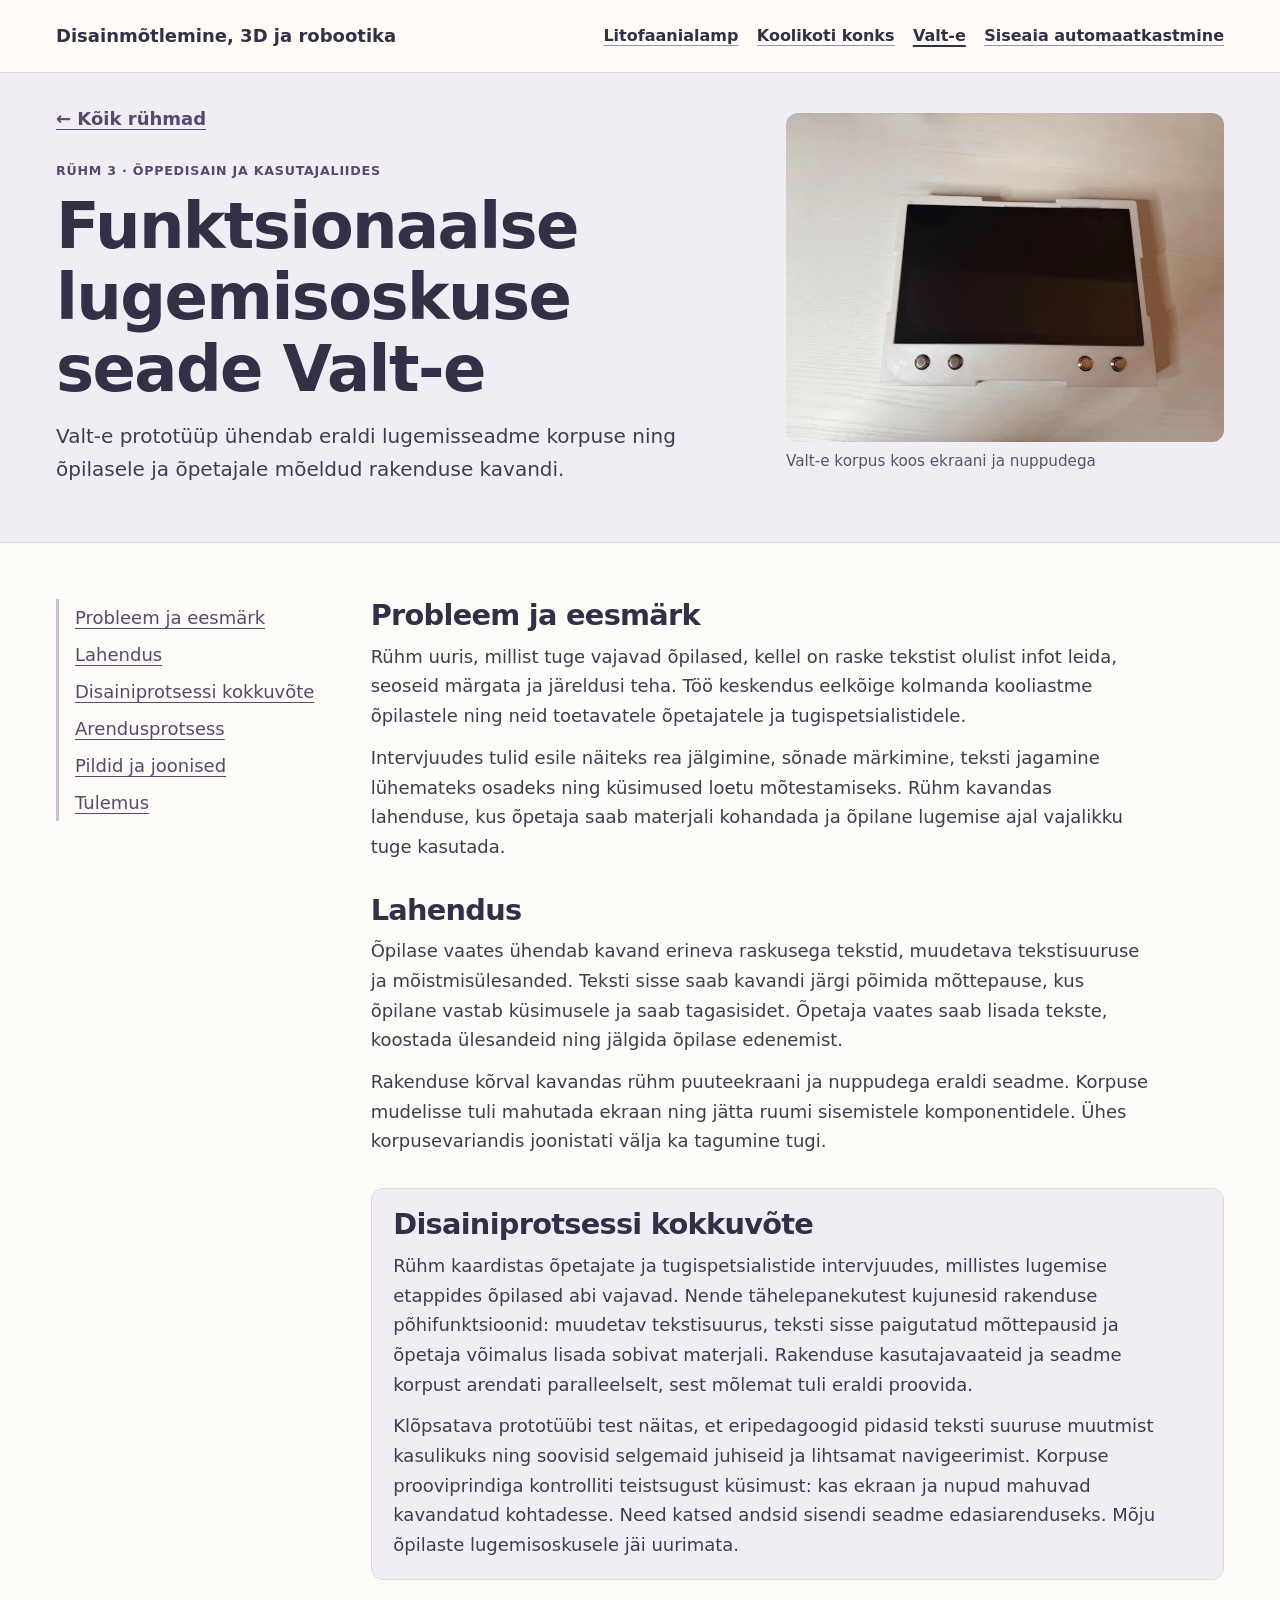
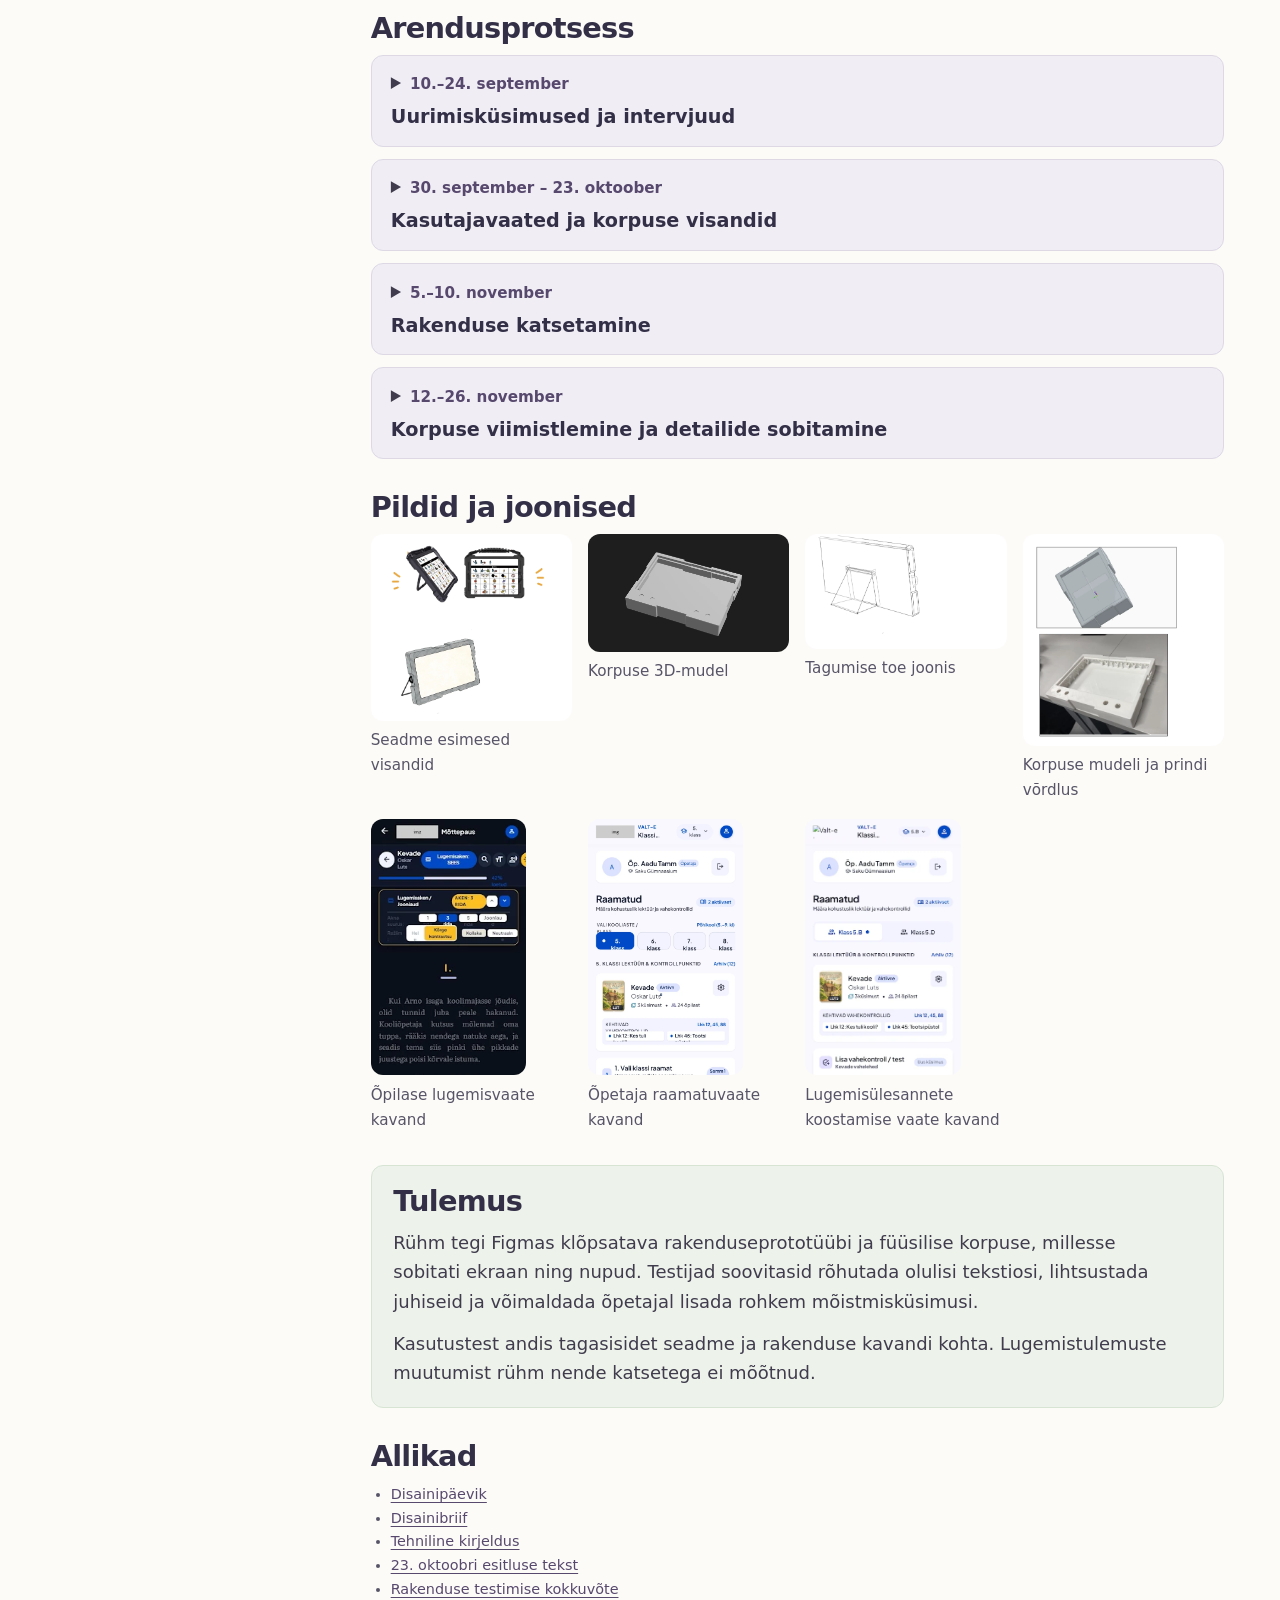
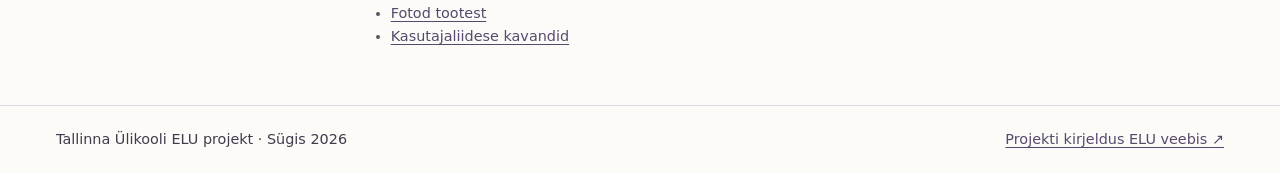
<file: docs/valt-e.html>
<!doctype html>
<html lang="et">
<head>
  <meta charset="utf-8">
  <meta name="viewport" content="width=device-width, initial-scale=1">
  <meta name="description" content="Valt-e prototüüp ühendab eraldi lugemisseadme korpuse ning õpilasele ja õpetajale mõeldud rakenduse kavandi.">
  <title>Funktsionaalse lugemisoskuse seade Valt-e | Disainmõtlemine, 3D ja robootika</title>
  <link rel="stylesheet" href="assets/styles.css">
  <script src="assets/gallery.js" defer></script>
</head>
<body>
  <a class="skip-link" href="#sisu">Liigu sisu juurde</a>
  <header class="site-header">
    <div class="wrap header-inner">
      <a class="site-name" href="index.html">Disainmõtlemine, 3D ja robootika</a>
      <nav class="site-nav" aria-label="Rühmade projektid">
        <ul>
          <li><a href="litofaanialamp.html">Litofaanialamp</a></li>
          <li><a href="koolikoti-konks.html">Koolikoti konks</a></li>
          <li><a href="valt-e.html" aria-current="page">Valt-e</a></li>
          <li><a href="automaatkastmine.html">Siseaia automaatkastmine</a></li>
        </ul>
      </nav>
    </div>
  </header>
  <main id="sisu">
    <section class="detail-hero" aria-labelledby="ruhma-pealkiri">
      <div class="wrap detail-hero-grid">
        <div>
          <a class="back-link" href="index.html#ruhmad"><span aria-hidden="true">←</span> Kõik rühmad</a>
          <p class="eyebrow">Rühm 3 · Õppedisain ja kasutajaliides</p>
          <h1 id="ruhma-pealkiri">Funktsionaalse lugemisoskuse seade Valt-e</h1>
          <p class="detail-summary">Valt-e prototüüp ühendab eraldi lugemisseadme korpuse ning õpilasele ja õpetajale mõeldud rakenduse kavandi.</p>
        </div>
        <figure class="group-figure group-figure-featured">
          <a href="assets/prototuubid/valte-seade.webp" class="photo-link" aria-label="Vaata suuremalt. Valt-e korpus koos ekraani ja nuppudega">
            <img src="assets/prototuubid/valte-seade.webp" width="1600" height="1200" alt="Valge prinditud korpus, millesse on paigaldatud ekraan ja nupud." decoding="async">
          </a>
          <figcaption>Valt-e korpus koos ekraani ja nuppudega</figcaption>
        </figure>
      </div>
    </section>
    <div class="wrap detail-layout">
      <nav class="section-nav" aria-label="Selle lehe jaotised">
        <ul>
          <li><a href="#probleem">Probleem ja eesmärk</a></li>
          <li><a href="#lahendus">Lahendus</a></li>
          <li><a href="#disainiprotsess">Disainiprotsessi kokkuvõte</a></li>
          <li><a href="#protsess">Arendusprotsess</a></li>
          <li><a href="#pildid">Pildid ja joonised</a></li>
          <li><a href="#tulemus">Tulemus</a></li>
        </ul>
      </nav>
      <div class="detail-content">
        <section id="probleem">
          <h2>Probleem ja eesmärk</h2>
          <p>Rühm uuris, millist tuge vajavad õpilased, kellel on raske tekstist olulist infot leida, seoseid märgata ja järeldusi teha. Töö keskendus eelkõige kolmanda kooliastme õpilastele ning neid toetavatele õpetajatele ja tugispetsialistidele.</p>
          <p>Intervjuudes tulid esile näiteks rea jälgimine, sõnade märkimine, teksti jagamine lühemateks osadeks ning küsimused loetu mõtestamiseks. Rühm kavandas lahenduse, kus õpetaja saab materjali kohandada ja õpilane lugemise ajal vajalikku tuge kasutada.</p>
        </section>
        <section id="lahendus">
          <h2>Lahendus</h2>
          <p>Õpilase vaates ühendab kavand erineva raskusega tekstid, muudetava tekstisuuruse ja mõistmisülesanded. Teksti sisse saab kavandi järgi põimida mõttepause, kus õpilane vastab küsimusele ja saab tagasisidet. Õpetaja vaates saab lisada tekste, koostada ülesandeid ning jälgida õpilase edenemist.</p>
          <p>Rakenduse kõrval kavandas rühm puuteekraani ja nuppudega eraldi seadme. Korpuse mudelisse tuli mahutada ekraan ning jätta ruumi sisemistele komponentidele. Ühes korpusevariandis joonistati välja ka tagumine tugi.</p>
        </section>
        <section id="disainiprotsess" class="design-summary">
          <h2>Disainiprotsessi kokkuvõte</h2>
          <p>Rühm kaardistas õpetajate ja tugispetsialistide intervjuudes, millistes lugemise etappides õpilased abi vajavad. Nende tähelepanekutest kujunesid rakenduse põhifunktsioonid: muudetav tekstisuurus, teksti sisse paigutatud mõttepausid ja õpetaja võimalus lisada sobivat materjali. Rakenduse kasutajavaateid ja seadme korpust arendati paralleelselt, sest mõlemat tuli eraldi proovida.</p>
          <p>Klõpsatava prototüübi test näitas, et eripedagoogid pidasid teksti suuruse muutmist kasulikuks ning soovisid selgemaid juhiseid ja lihtsamat navigeerimist. Korpuse prooviprindiga kontrolliti teistsugust küsimust: kas ekraan ja nupud mahuvad kavandatud kohtadesse. Need katsed andsid sisendi seadme edasiarenduseks. Mõju õpilaste lugemisoskusele jäi uurimata.</p>
        </section>
        <section id="protsess">
          <h2>Arendusprotsess</h2>
          <ol class="timeline">
            <li>
              <details name="arendusprotsess">
                <summary>
                  <span class="timeline-date">10.–24. september</span>
                  <span class="timeline-title">Uurimisküsimused ja intervjuud</span>
                </summary>
                <p>Rühm täpsustas, mida funktsionaalne lugemine selle projekti jaoks tähendab. Õpetajatelt ja tugispetsialistidelt koguti näiteid võtetest, mis aitavad õpilasel teksti jälgida ja loetut mõtestada. 24. septembri kohtumisel koondati intervjuude tähelepanekud.</p>
              </details>
            </li>
            <li>
              <details name="arendusprotsess">
                <summary>
                  <span class="timeline-date">30. september – 23. oktoober</span>
                  <span class="timeline-title">Kasutajavaated ja korpuse visandid</span>
                </summary>
                <p>Valmisid esimesed visandid. Rühm koostas disainibriifi, kirjeldas riistvara ja tarkvara nõudeid ning alustas rakenduse ja korpuse paralleelset arendamist. 23. oktoobril esitles rühm vahenädalal probleemi, kasutajauuringut ja esialgset prototüüpi.</p>
              </details>
            </li>
            <li>
              <details name="arendusprotsess">
                <summary>
                  <span class="timeline-date">5.–10. november</span>
                  <span class="timeline-title">Rakenduse katsetamine</span>
                </summary>
                <p>Rühm jagas riistvara ja tarkvara ülesanded ning katsetas Figmas rakenduse õpilase ja õpetaja vaateid. 10. novembri eripedagoogi tagasisides hinnati teksti suuruse muutmist ja õpetaja võimalust lisada lugemismaterjali. Muutmist vajasid mõne vaate navigeerimine ja juhiste sõnastus.</p>
              </details>
            </li>
            <li>
              <details name="arendusprotsess">
                <summary>
                  <span class="timeline-date">12.–26. november</span>
                  <span class="timeline-title">Korpuse viimistlemine ja detailide sobitamine</span>
                </summary>
                <p>Rühm kontrollis Solid Edge’is 3D-mudeli mõõtmeid, printis korpuse välja ning sobitas sellesse ekraani ja nupud. Päevikus märgiti, et need mahtusid prinditud korpusesse kavandatud viisil.</p>
              </details>
            </li>
          </ol>
        </section>
        <section id="pildid">
          <h2>Pildid ja joonised</h2>
          <div class="group-gallery">
          <figure class="group-figure">
            <a href="assets/prototuubid/valte-visandid.webp" class="photo-link" aria-label="Vaata suuremalt. Seadme esimesed visandid">
              <img src="assets/prototuubid/valte-visandid.webp" width="1246" height="1160" alt="Käsitsi tehtud visandid seadmest ja selle toest." loading="lazy" decoding="async">
            </a>
            <figcaption>Seadme esimesed visandid</figcaption>
          </figure>
          <figure class="group-figure">
            <a href="assets/prototuubid/valte-mudel.webp" class="photo-link" aria-label="Vaata suuremalt. Korpuse 3D-mudel">
              <img src="assets/prototuubid/valte-mudel.webp" width="1600" height="938" alt="Lugemisseadme korpus 3D-mudeli eelvaates." loading="lazy" decoding="async">
            </a>
            <figcaption>Korpuse 3D-mudel</figcaption>
          </figure>
          <figure class="group-figure">
            <a href="assets/prototuubid/valte-tugi.webp" class="photo-link" aria-label="Vaata suuremalt. Tagumise toe joonis">
              <img src="assets/prototuubid/valte-tugi.webp" width="1270" height="728" alt="Seadme tagakülje ja kokkupandava toe joonis." loading="lazy" decoding="async">
            </a>
            <figcaption>Tagumise toe joonis</figcaption>
          </figure>
          <figure class="group-figure">
            <a href="assets/prototuubid/valte-korpus.webp" class="photo-link" aria-label="Vaata suuremalt. Korpuse mudeli ja prindi võrdlus">
              <img src="assets/prototuubid/valte-korpus.webp" width="1132" height="1194" alt="Korpuse mudel ja prinditud detail kõrvuti." loading="lazy" decoding="async">
            </a>
            <figcaption>Korpuse mudeli ja prindi võrdlus</figcaption>
          </figure>
          <figure class="group-figure">
            <a href="assets/prototuubid/valte-lugemisvaade.webp" class="photo-link" aria-label="Vaata suuremalt. Õpilase lugemisvaate kavand">
              <img src="assets/prototuubid/valte-lugemisvaade.webp" width="205" height="338" alt="Tumeda tausta ja muudetava tekstiga lugemisvaade." loading="lazy" decoding="async">
            </a>
            <figcaption>Õpilase lugemisvaate kavand</figcaption>
          </figure>
          <figure class="group-figure">
            <a href="assets/prototuubid/valte-opetajavaade.webp" class="photo-link" aria-label="Vaata suuremalt. Õpetaja raamatuvaate kavand">
              <img src="assets/prototuubid/valte-opetajavaade.webp" width="521" height="860" alt="Õpetaja raamatute haldamise vaate kavand." loading="lazy" decoding="async">
            </a>
            <figcaption>Õpetaja raamatuvaate kavand</figcaption>
          </figure>
          <figure class="group-figure">
            <a href="assets/prototuubid/valte-testivaade.webp" class="photo-link" aria-label="Vaata suuremalt. Lugemisülesannete koostamise vaate kavand">
              <img src="assets/prototuubid/valte-testivaade.webp" width="368" height="607" alt="Raamatute ja lugemisülesannete koostamise vaate kavand." loading="lazy" decoding="async">
            </a>
            <figcaption>Lugemisülesannete koostamise vaate kavand</figcaption>
          </figure>
          </div>
        </section>
        <section id="tulemus" class="result">
          <h2>Tulemus</h2>
          <p>Rühm tegi Figmas klõpsatava rakenduseprototüübi ja füüsilise korpuse, millesse sobitati ekraan ning nupud. Testijad soovitasid rõhutada olulisi tekstiosi, lihtsustada juhiseid ja võimaldada õpetajal lisada rohkem mõistmisküsimusi.</p>
          <p>Kasutustest andis tagasisidet seadme ja rakenduse kavandi kohta. Lugemistulemuste muutumist rühm nende katsetega ei mõõtnud.</p>
        </section>
        <section class="source" aria-labelledby="allikad">
          <h2 id="allikad">Allikad</h2>
          <ul>
            <li><a href="https://docs.google.com/document/d/1-X07mPCUteBTDpbQ_4zfrcZ2CXmp1vLCVDC_iSFwiLY/edit" target="_blank" rel="noopener">Disainipäevik</a></li>
            <li><a href="https://docs.google.com/document/d/1Mp1XJHsdZNrELjBb-CtEOrN7mHmmlM-uwGi4mauak1o/edit" target="_blank" rel="noopener">Disainibriif</a></li>
            <li><a href="https://docs.google.com/document/d/1rLH-bzClSBAVQ7275zMEebWtjfHzVbDNWbLDiYPnn-Q/edit" target="_blank" rel="noopener">Tehniline kirjeldus</a></li>
            <li><a href="https://docs.google.com/document/d/1SFt3Xv-ewd-Hx9oc7lTo_O277gctr0IBYjcuwhRB1jY/edit" target="_blank" rel="noopener">23. oktoobri esitluse tekst</a></li>
            <li><a href="https://docs.google.com/document/d/1_NnmOKUUx-Mb_GYrtelYReyIlLGL9NfGsJqTg-kki9U/edit" target="_blank" rel="noopener">Rakenduse testimise kokkuvõte</a></li>
            <li><a href="https://docs.google.com/document/d/1i7Rrmg_nFUVoo6r-JDfT6Aai0xNawAD0vzYyL2zxieY/edit" target="_blank" rel="noopener">Fotod tootest</a></li>
            <li><a href="https://drive.google.com/drive/folders/1btE9YtssfnocNY5syJhOT3NyHI5w3hsZ" target="_blank" rel="noopener">Kasutajaliidese kavandid</a></li>
          </ul>
        </section>
      </div>
    </div>
  </main>
  <footer class="site-footer">
    <div class="wrap footer-inner">
      <p>Tallinna Ülikooli ELU projekt · Sügis 2026</p>
      <a href="https://elu.tlu.ee/et/projektid/disainmotlemine-3d-modelleerimine-ja-robootika-0">Projekti kirjeldus ELU veebis <span aria-hidden="true">↗</span></a>
    </div>
  </footer>
  <dialog class="photo-dialog" aria-labelledby="pildi-pealkiri">
    <form method="dialog">
      <button type="submit">Sulge</button>
    </form>
    <div class="photo-frame"></div>
    <p id="pildi-pealkiri">Suurendatud pilt</p>
  </dialog>
</body>
</html>
</file>
<file: docs/assets/styles.css>
:root {
  color-scheme: light;
  --ink: #332f47;
  --text: #403c4d;
  --muted: #585467;
  --accent: #57496d;
  --surface: #f0edf5;
  --line: #ded8e5;
  font-family: system-ui, sans-serif;
}

*, *::before, *::after {
  box-sizing: border-box;
}

body {
  margin: 0;
  color: var(--text);
  background: #fcfbf8;
  font-size: 1.125rem;
  line-height: 1.65;
}

a {
  color: var(--accent);
  text-underline-offset: .22em;
}

a:hover {
  text-decoration-thickness: .14em;
}

:focus-visible {
  outline: 3px solid currentColor;
  outline-offset: 4px;
}

h1, h2, h3 {
  color: var(--ink);
  line-height: 1.12;
  letter-spacing: -.025em;
  margin: 0;
}

h1 {
  font-size: clamp(2.15rem, 5vw, 4.25rem);
  overflow-wrap: anywhere;
}

h2 {
  font-size: clamp(1.6rem, 3vw, 2.45rem);
}

p {
  margin: 0;
}

.wrap {
  width: min(100% - 2.5rem, 73rem);
  margin-inline: auto;
}

.skip-link {
  position: fixed;
  z-index: 3;
  top: .75rem;
  left: .75rem;
  transform: translateY(-200%);
  background: white;
  padding: .6rem 1rem;
}

.skip-link:focus {
  transform: none;
}

.site-header {
  background: #fffcf8;
  border-bottom: 1px solid var(--line);
}

.header-inner, .footer-inner {
  display: flex;
  flex-wrap: wrap;
  align-items: center;
  justify-content: space-between;
}

.header-inner {
  min-height: 4.5rem;
  gap: .25rem 1rem;
  padding-block: .6rem;
}

.site-name {
  color: var(--ink);
  font-weight: 750;
  text-decoration: none;
}

.site-nav ul {
  display: flex;
  flex-wrap: wrap;
  gap: .25rem 1.15rem;
  margin: 0;
  padding: 0;
  list-style: none;
}

.site-nav a {
  display: inline-block;
  padding-block: .35rem;
  color: var(--ink);
  font-size: 1rem;
  font-weight: 650;
  text-decoration-color: #9c91ad;
}

.site-nav a[aria-current] {
  text-decoration-color: currentColor;
  text-decoration-thickness: .14em;
}

.hero {
  background: var(--surface);
  border-bottom: 1px solid var(--line);
}

.hero-grid {
  display: grid;
  grid-template-columns: minmax(0, 1.25fr) minmax(0, 1fr);
  gap: clamp(1.75rem, 4vw, 4.5rem);
  align-items: center;
  padding-block: clamp(2.2rem, 5vw, 4.25rem);
}

.eyebrow {
  color: var(--accent);
  font-size: .79rem;
  font-weight: 750;
  letter-spacing: .06em;
  text-transform: uppercase;
}

.hero .eyebrow {
  margin-bottom: .85rem;
  font-size: .88rem;
}

.hero-copy > p:not(.eyebrow) {
  margin-top: 1.25rem;
  max-width: 55ch;
  font-size: clamp(1.125rem, 2vw, 1.25rem);
}

.button {
  display: inline-flex;
  align-items: center;
  gap: .8rem;
  margin-top: 1.6rem;
  padding: .7rem 1rem;
  border: 1px solid #c9c0d8;
  border-radius: .6rem;
  background: #ddd4eb;
  color: var(--ink);
  font-weight: 700;
  text-decoration: none;
}

.button:hover {
  background: #d3c7e4;
}

.hero-figure {
  margin: 0;
}

.hero-figure figcaption {
  margin-top: .5rem;
  color: var(--muted);
  font-size: .9rem;
}

.hero-image {
  display: block;
  width: 100%;
  height: auto;
  aspect-ratio: 4 / 3;
  object-fit: cover;
  border: 1px solid var(--line);
  border-radius: 1rem;
}

.projects {
  padding-block: clamp(2.1rem, 5vw, 3.75rem);
}

.project-grid {
  display: grid;
  grid-template-columns: repeat(2, minmax(0, 1fr));
  gap: 1rem;
  list-style: none;
  margin: 1.4rem 0 0;
  padding: 0;
}

.project-card {
  display: grid;
  grid-template-columns: auto minmax(0, 1fr);
  column-gap: 1rem;
  align-content: start;
  padding: clamp(1.15rem, 3vw, 1.8rem);
  border: 1px solid var(--line);
  border-radius: .9rem;
}

.card-lamp {
  background: #f2edf7;
}

.card-hook {
  background: #f7eee2;
}

.card-reader {
  background: #edf2f8;
}

.card-water {
  background: #edf3eb;
}

.project-icon {
  grid-row: span 3;
  width: 3.25rem;
  height: 3.25rem;
  border: 1px solid var(--line);
  border-radius: .65rem;
  background: #fffcf8;
}

.project-card h3 {
  margin: .48rem 0 .55rem;
  font-size: clamp(1.25rem, 3vw, 1.65rem);
}

.project-card h3 a {
  color: var(--ink);
  text-decoration-color: #9c91ad;
}

.project-card h3 a:hover,
.project-card h3 a:focus-visible {
  text-decoration-color: currentColor;
}

.project-card h3 span {
  color: var(--accent);
}

.detail-hero {
  background: var(--surface);
  border-bottom: 1px solid var(--line);
  padding-block: 1.75rem clamp(2.3rem, 5vw, 3.5rem);
}

.detail-hero-grid {
  display: grid;
  grid-template-columns: minmax(0, 1.55fr) minmax(0, 1fr);
  align-items: center;
  gap: clamp(1.25rem, 4vw, 3.75rem);
}

.back-link {
  display: inline-block;
  margin-bottom: 1.5rem;
  padding-block: .2rem;
  font-weight: 650;
}

.detail-hero h1 {
  margin-top: .55rem;
}

.detail-summary {
  max-width: 60ch;
  margin-top: .9rem;
  font-size: clamp(1.05rem, 2vw, 1.25rem);
}

.detail-layout {
  display: grid;
  grid-template-columns: minmax(11rem, 1fr) minmax(0, 3.2fr);
  gap: clamp(1rem, 4vw, 3rem);
  padding-block: clamp(2rem, 5vw, 3.5rem);
}

.section-nav ul {
  list-style: none;
  margin: 0;
  padding-left: 1rem;
  border-left: 3px solid #c9c0d8;
}

.section-nav a {
  display: inline-block;
  padding-block: .23rem;
}

.detail-content section > p,
.timeline details > p {
  max-width: 68ch;
}

.detail-content section > p + p {
  margin-top: .75rem;
}

.detail-content section + section {
  margin-top: 2rem;
}

.detail-content h2 {
  margin-bottom: .65rem;
  font-size: clamp(1.4rem, 3vw, 1.8rem);
}

.timeline {
  display: grid;
  gap: .75rem;
  margin: 0;
  padding: 0;
  list-style: none;
}

.timeline li {
  border: 1px solid var(--line);
  border-radius: .75rem;
  background: var(--surface);
}

.timeline summary {
  padding: .8rem 1.2rem;
  cursor: pointer;
}

.timeline summary:hover {
  background: #e8e2f0;
  border-radius: .75rem;
}

.timeline details > p {
  padding: 0 1.2rem 1rem;
}

.timeline-date {
  display: inline;
  color: var(--accent);
  font-size: .95rem;
  font-weight: 700;
}

.timeline-title {
  display: block;
  margin-top: .2rem;
  color: var(--ink);
  font-size: 1.2rem;
  font-weight: 700;
}

.group-gallery {
  display: grid;
  grid-template-columns: repeat(auto-fit, minmax(min(100%, 12.5rem), 1fr));
  gap: 1rem;
  align-items: start;
}

.group-gallery > :only-child {
  max-width: 32rem;
}

.group-figure {
  min-width: 0;
  margin: 0;
}

.group-figure a {
  display: block;
  width: fit-content;
  max-width: 100%;
  border-radius: .75rem;
}

.group-figure img {
  display: block;
  width: auto;
  max-width: 100%;
  max-height: 16rem;
  height: auto;
  border-radius: inherit;
}

.group-figure-featured img {
  max-height: 23rem;
}

.group-figure figcaption {
  margin-top: .45rem;
  color: var(--muted);
  font-size: .95rem;
}

.photo-dialog {
  max-width: min(94vw, 72rem);
  max-height: 92vh;
  padding: .85rem;
  border: 1px solid var(--line);
  border-radius: .75rem;
  background: #fcfbf8;
  color: var(--text);
}

.photo-dialog::backdrop {
  background: #332f47b8;
}

.photo-dialog form {
  margin-bottom: .65rem;
  text-align: right;
}

.photo-dialog button {
  padding: .35rem .75rem;
  border: 1px solid #c9c0d8;
  border-radius: .45rem;
  background: #ddd4eb;
  color: var(--ink);
  font: inherit;
  cursor: pointer;
}

.photo-frame img {
  display: block;
  max-width: 100%;
  max-height: 73vh;
  height: auto;
  margin-inline: auto;
}

.photo-dialog > p {
  margin-top: .45rem;
}

.design-summary,
.result {
  padding: 1.2rem 1.35rem;
  border: 1px solid var(--line);
  border-radius: .75rem;
}

.design-summary {
  background: var(--surface);
}

.project-goals {
  margin-top: clamp(2.1rem, 5vw, 3.75rem);
}

.project-goals ul {
  max-width: 76ch;
  margin: .85rem 0 0;
  padding-left: 1.25rem;
}

.project-goals li + li {
  margin-top: .5rem;
}

.result {
  border-color: #d7e4d4;
  background: #edf3eb;
}

.source {
  margin-top: 1.1rem;
  color: var(--muted);
  font-size: .9rem;
}

.source ul {
  margin: 0;
  padding-left: 1.25rem;
}

.site-footer {
  border-top: 1px solid var(--line);
}

.footer-inner {
  gap: .4rem 1rem;
  padding-block: 1.35rem;
  font-size: .9rem;
}

@media (max-width: 47rem) {
  .hero-grid, .detail-hero-grid, .detail-layout, .project-grid {
    grid-template-columns: minmax(0, 1fr);
  }
}

@media (max-width: 34rem) {
  .header-inner {
    display: grid;
  }

  .site-nav ul {
    display: grid;
    grid-template-columns: repeat(2, minmax(0, 1fr));
    gap: 0 .75rem;
  }
}

@media (max-width: 24rem) {
  .project-card {
    grid-template-columns: minmax(0, 1fr);
  }

  .project-icon {
    grid-row: auto;
    margin-bottom: .65rem;
  }
}
</file>
